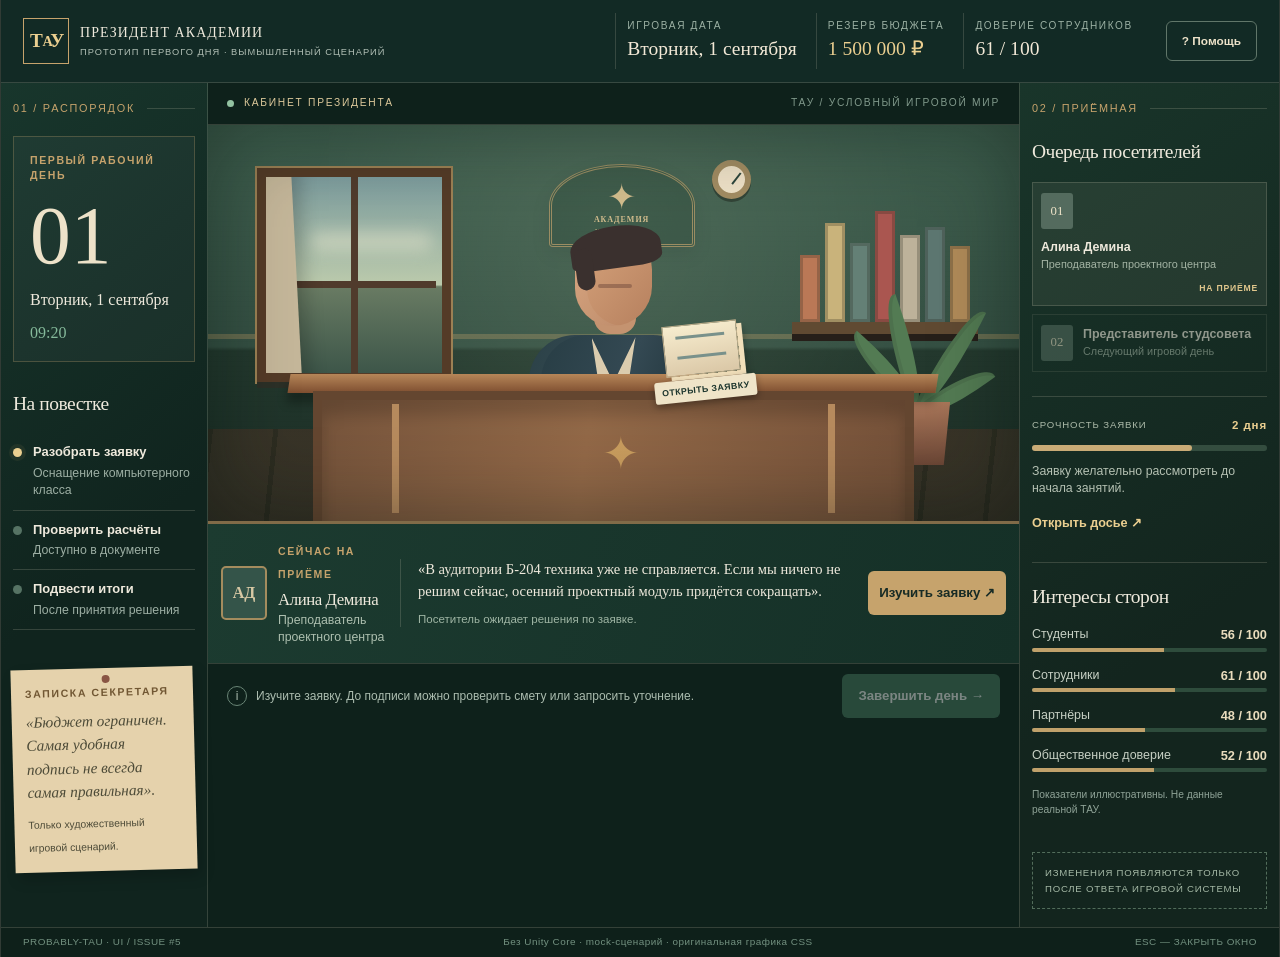
<file: prototypes/ui-day-one/index.html>
<!doctype html>
<html lang="ru">
<head>
  <meta charset="utf-8">
  <meta name="viewport" content="width=device-width, initial-scale=1">
  <meta name="color-scheme" content="dark light">
  <title>ТАУ: Президент Академии — UI prototype</title>
  <link rel="stylesheet" href="./styles.css">
  <script defer src="./fixtures.js"></script>
  <script defer src="./app.js"></script>
</head>
<body>
  <div class="app-shell">
    <header class="topbar">
      <div class="brand" aria-label="ТАУ: Президент Академии">
        <div class="brand-mark" aria-hidden="true">Т<span>А</span>У</div>
        <div><strong>ПРЕЗИДЕНТ АКАДЕМИИ</strong><small>ПРОТОТИП ПЕРВОГО ДНЯ · ВЫМЫШЛЕННЫЙ СЦЕНАРИЙ</small></div>
      </div>
      <div class="top-metrics" aria-label="Показатели академии">
        <div class="metric"><span>ИГРОВАЯ ДАТА</span><strong id="hud-date">—</strong></div>
        <div class="metric metric-budget"><span>РЕЗЕРВ БЮДЖЕТА</span><strong id="hud-budget">—</strong></div>
        <div class="metric"><span>ДОВЕРИЕ СОТРУДНИКОВ</span><strong id="hud-reputation">—</strong></div>
      </div>
      <button class="button button-outline button-small" id="help-button" type="button" aria-label="Показать управление">? Помощь</button>
    </header>

    <div class="workspace">
      <aside class="sidebar sidebar-left" aria-label="Календарь и текущие задачи">
        <div class="sidebar-heading"><span>01 / РАСПОРЯДОК</span><span class="tiny-line"></span></div>
        <section class="day-card">
          <p class="eyebrow">ПЕРВЫЙ РАБОЧИЙ ДЕНЬ</p>
          <div class="day-number" id="day-number">01</div>
          <strong id="weekday">Вторник, 1 сентября</strong>
          <span class="day-time" id="clock">09:20</span>
        </section>
        <section class="paperwork">
          <h2>На повестке</h2>
          <div class="task active"><span class="task-dot"></span><div><strong>Разобрать заявку</strong><small id="task-description">Компьютерный класс</small></div></div>
          <div class="task"><span class="task-dot muted"></span><div><strong>Проверить расчёты</strong><small>Доступно в документе</small></div></div>
          <div class="task"><span class="task-dot muted"></span><div><strong>Подвести итоги</strong><small>После принятия решения</small></div></div>
        </section>
        <section class="sidebar-note">
          <div class="note-pin"></div>
          <p class="eyebrow">ЗАПИСКА СЕКРЕТАРЯ</p>
          <p>«Бюджет ограничен. Самая удобная подпись не всегда самая правильная».</p>
          <small>Только художественный игровой сценарий.</small>
        </section>
      </aside>

      <main class="main-area">
        <div class="stage-label"><span class="stage-status-dot"></span> КАБИНЕТ ПРЕЗИДЕНТА <span class="stage-meta">ТАУ / УСЛОВНЫЙ ИГРОВОЙ МИР</span></div>
        <section class="office-scene" aria-label="Стилизованный двухмерный кабинет">
          <div class="wall-texture"></div>
          <div class="window-frame" aria-hidden="true"><div class="window-sky"><div class="cloud"></div></div><div class="window-bars"></div><div class="curtain"></div></div>
          <div class="wall-emblem" aria-hidden="true"><span>✦</span><strong>АКАДЕМИЯ</strong><small>УПРАВЛЕНИЯ</small></div>
          <div class="shelf" aria-hidden="true"><span></span><span></span><span></span><span></span><span></span><span></span><span></span></div>
          <div class="clock-face" aria-hidden="true"></div>
          <div class="guest" id="guest-illustration" aria-hidden="true">
            <div class="guest-shadow"></div><div class="guest-body"></div><div class="guest-shirt"></div><div class="guest-neck"></div><div class="guest-head"></div><div class="guest-hair"></div>
          </div>
          <div class="plant" aria-hidden="true"><span class="plant-leaf a"></span><span class="plant-leaf b"></span><span class="plant-leaf c"></span><span class="plant-leaf d"></span><span class="plant-pot"></span></div>
          <div class="desk" aria-hidden="true"><div class="desktop"></div><div class="desk-front"><span class="desk-logo">✦</span></div></div>
          <button class="document-hotspot" id="scene-document" type="button" title="Открыть заявку"><span class="paper-stack"></span><span>ОТКРЫТЬ ЗАЯВКУ</span></button>
          <div class="scene-vignette"></div>
        </section>
        <section class="dialogue-panel" aria-label="Диалог с посетителем">
          <div class="dialogue-identity"><div class="avatar">АД</div><div><span class="eyebrow">СЕЙЧАС НА ПРИЁМЕ</span><h1 id="visitor-name">—</h1><small id="visitor-role">—</small></div></div>
          <div class="dialogue-copy"><p id="visitor-quote">—</p><span id="dialogue-context">Выслушайте просьбу и изучите заявку.</span></div>
          <button class="button button-gold" id="open-document" type="button">Изучить заявку <span aria-hidden="true">↗</span></button>
        </section>
        <div class="bottom-strip"><div class="tip"><span aria-hidden="true">i</span><span id="status-explanation">Решение ещё не принято.</span></div><button class="button button-primary" id="end-day" type="button" disabled>Завершить день →</button></div>
      </main>

      <aside class="sidebar sidebar-right" aria-label="Приёмная и показатели">
        <div class="sidebar-heading"><span>02 / ПРИЁМНАЯ</span><span class="tiny-line"></span></div>
        <section class="queue-panel">
          <h2>Очередь посетителей</h2>
          <div class="queue-person"><div class="queue-avatar">01</div><div><strong id="queue-name">—</strong><small id="queue-role">—</small></div><span class="queue-status" id="queue-status">В КАБИНЕТЕ</span></div>
          <div class="queue-person waiting"><div class="queue-avatar">02</div><div><strong>Представитель студсовета</strong><small>Следующий игровой день</small></div></div>
        </section>
        <section class="status-panel">
          <div class="status-heading"><span>СРОЧНОСТЬ ЗАЯВКИ</span><strong id="deadline-label">—</strong></div>
          <div class="progress-track"><div class="progress-fill"></div></div>
          <p id="deadline-note">—</p>
          <button class="link-button" id="quick-document" type="button">Открыть досье ↗</button>
        </section>
        <section class="status-panel">
          <h2>Интересы сторон</h2>
          <div id="faction-list" class="factions"></div>
          <small class="panel-footnote">Показатели иллюстративны. Не данные реальной ТАУ.</small>
        </section>
        <section class="right-bottom-note">ИЗМЕНЕНИЯ ПОЯВЛЯЮТСЯ ТОЛЬКО ПОСЛЕ ОТВЕТА ИГРОВОЙ СИСТЕМЫ</section>
      </aside>
    </div>
    <footer class="footer"><span>PROBABLY-TAU · UI / ISSUE #5</span><span>Без Unity Core · mock-сценарий · оригинальная графика CSS</span><span>ESC — ЗАКРЫТЬ ОКНО</span></footer>
  </div>

  <dialog class="document-dialog" id="document-dialog" aria-labelledby="document-title">
    <div class="dialog-shell">
      <header class="dialog-head"><div><span class="eyebrow">ВХОДЯЩИЙ ДОКУМЕНТ / ДЕЛО № TAU-001</span><h2 id="document-title">—</h2></div><button class="close-button" id="document-close" type="button" aria-label="Закрыть документ">×</button></header>
      <div class="document-content">
        <nav class="document-tabs" aria-label="Разделы документа">
          <button type="button" class="tab active" data-tab="overview" aria-selected="true">Содержание</button>
          <button type="button" class="tab" data-tab="evidence" aria-selected="false">Проверка</button>
          <button type="button" class="tab" data-tab="history" aria-selected="false">История</button>
        </nav>
        <div class="document-paper" id="document-paper">
          <div class="paper-heading"><span>ВНУТРЕННЯЯ ЗАЯВКА</span><span class="ink-stamp" id="paper-stamp">НА РАССМОТРЕНИИ</span></div>
          <section class="tab-section" data-section="overview">
            <h3 id="paper-title">—</h3><div class="paper-line"></div>
            <div class="paper-fields"><div><small>ЗАЯВИТЕЛЬ</small><strong id="paper-author">—</strong></div><div><small>ЗАПРАШИВАЕМАЯ СУММА</small><strong id="paper-amount">—</strong></div><div><small>СРОК</small><strong id="paper-deadline">—</strong></div><div><small>ТИП ОБРАЩЕНИЯ</small><strong>Инфраструктура</strong></div></div>
            <p id="paper-description">—</p><div class="document-warning" id="document-warning">—</div>
          </section>
          <section class="tab-section" data-section="evidence" hidden>
            <h3>Сверка и уточнения</h3><p>Перед подписанием можно запросить дополнительные сведения. В настоящей игре проверка выполняется Core; здесь ответ заранее подготовлен.</p>
            <ul class="facts-list" id="facts-list"></ul>
            <button class="button button-ink" id="inspect-button" type="button">Проверить смету</button>
            <button class="button button-paper" id="clarify-button" type="button">Запросить уточнение</button>
            <small id="evidence-help">Проверка не была выполнена.</small>
          </section>
          <section class="tab-section" data-section="history" hidden>
            <h3>Журнал обращения</h3><ul class="history-list" id="history-list"></ul>
          </section>
          <div class="signature"><span>ПОДПИСЬ ПРЕЗИДЕНТА</span><span class="signature-line"></span><span>ПРОЕКТ РЕШЕНИЯ</span></div>
        </div>
        <aside class="decision-rail">
          <p class="eyebrow">ВАШЕ РЕШЕНИЕ</p><h3>От имени академии</h3><p id="decision-help">Изучите факты и выберите действие.</p>
          <button class="button button-approve" type="button" id="approve-button">Согласовать заявку</button>
          <button class="button button-reject" type="button" id="reject-button">Отклонить</button>
          <button class="button button-defer" type="button" id="defer-button">Отложить до завтра</button>
          <div class="decision-disclaimer"><strong>Важно</strong><p>Все расходы и изменения репутации — только ответы mock-gateway. UI ничего не рассчитывает.</p></div>
        </aside>
      </div>
    </div>
  </dialog>

  <dialog class="report-dialog" id="report-dialog" aria-labelledby="report-title">
    <div class="report-sheet">
      <div class="report-topline"><span>КОНЕЦ РАБОЧЕГО ДНЯ</span><span>ВНУТРЕННИЙ ОТЧЁТ · MOCK</span></div>
      <div class="report-ornament" aria-hidden="true">✦</div>
      <h2 id="report-title">Итоги дня</h2><p class="report-subtitle" id="report-summary">—</p>
      <div class="report-metrics"><div><small>БЮДЖЕТ В НАЧАЛЕ</small><strong>1 500 000 ₽</strong></div><div><small>БЮДЖЕТ В КОНЦЕ</small><strong id="report-balance">—</strong></div></div>
      <h3>Откуда изменения</h3><div class="ledger-rows" id="report-ledger"></div>
      <h3>Решение и последствия</h3><p id="report-consequence">—</p>
      <div class="report-footer"><span>Это игровая демонстрация. Не отчёт реальной ТАУ.</span><button type="button" class="button button-primary" id="next-day-button">Посмотреть день 2 →</button></div>
    </div>
  </dialog>
  <div class="toast" id="toast" role="status" aria-live="polite" hidden></div>
</body>
</html>
</file>
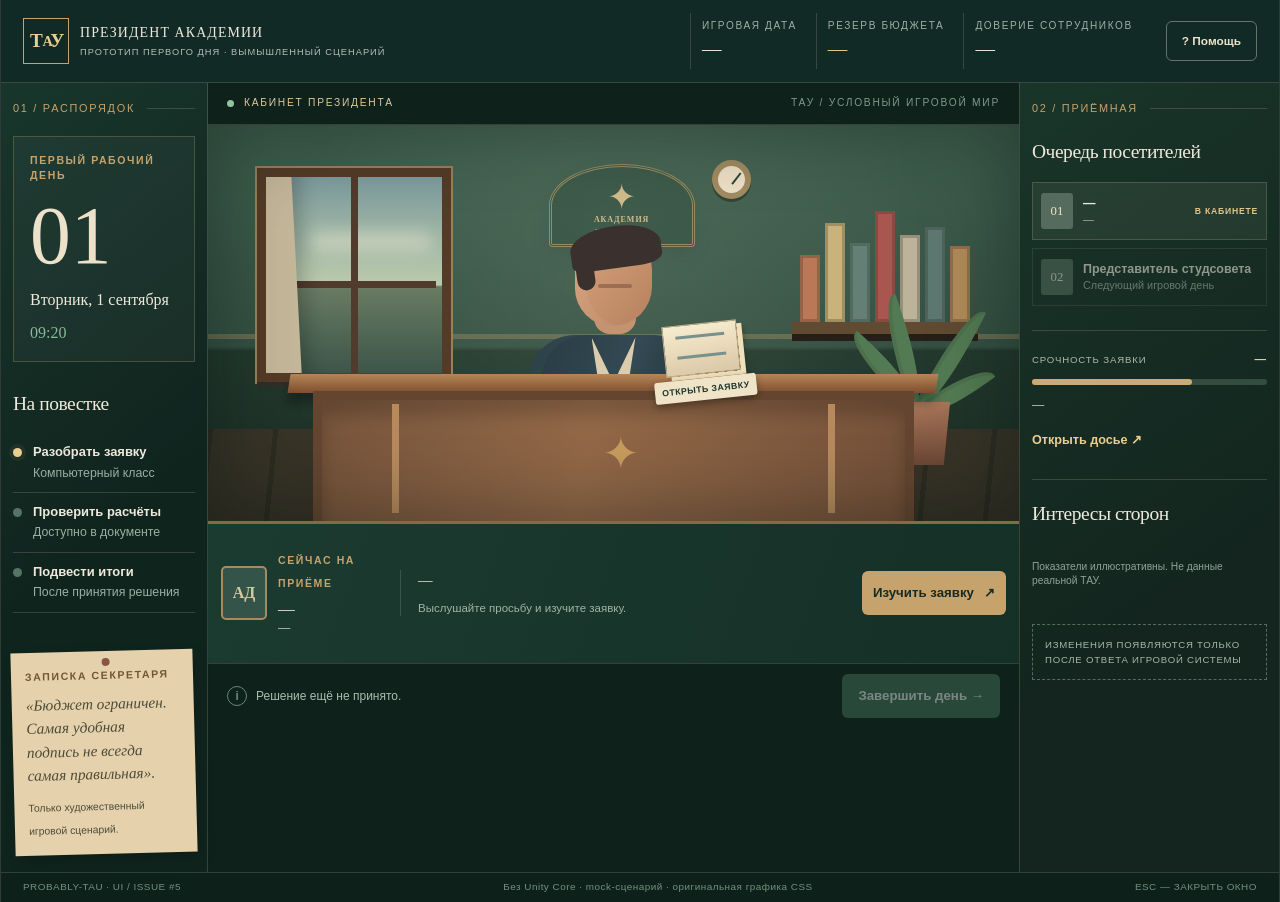
<file: prototypes/ui-day-one/day01-android-offline.html>
<!doctype html>
<html lang="ru">
<head>
  <meta charset="utf-8">
  <meta name="viewport" content="width=device-width, initial-scale=1, viewport-fit=cover">
  <meta name="color-scheme" content="dark light">
  <title>ТАУ: Президент Академии — UI prototype</title>
  <style>
/* Probably-TAU · standalone UI prototype. No borrowed artwork, no dependencies. */
:root {
  --forest-950:#0b1917; --forest-900:#10251f; --forest-800:#193a31; --forest-700:#245243;
  --forest-600:#37705a; --paper:#ede2c9; --paper-light:#f7efdf; --paper-ink:#263e36;
  --gold:#c6a36c; --gold-bright:#ebcf90; --red:#b76d60; --teal:#85ba9b;
  --line:rgba(237,226,201,.17); --text:#eee9dc; --muted:#b2c0b6;
  --radius:12px; --shadow:0 22px 55px rgba(0,0,0,.33);
}
* { box-sizing:border-box; }
html { font-size:16px; }
body { margin:0; color:var(--text); background:#07120f; font-family:"Segoe UI",Inter,Arial,sans-serif; line-height:1.42; }
button { font:inherit; cursor:pointer; }
button:disabled { cursor:not-allowed; opacity:.45; }
button:focus-visible, [tabindex]:focus-visible { outline:3px solid var(--gold-bright); outline-offset:3px; }
[hidden] { display:none!important; }
p { margin:0; }
small { font-size:.77rem; }
h1,h2,h3 { margin:0; letter-spacing:-.025em; }
h2 { font-size:1rem; } h3 { font-size:1.1rem; }
.app-shell { max-width:1920px; min-height:100dvh; margin:auto; border-left:1px solid var(--line); border-right:1px solid var(--line); background:var(--forest-950); }
.topbar { height:83px; display:flex; align-items:center; gap:22px; padding:12px 22px; background:#122a25; border-bottom:1px solid var(--line); }
.brand { display:flex; align-items:center; gap:11px; min-width:280px; }
.brand-mark { display:flex; align-items:center; justify-content:center; width:46px; height:46px; border:1.5px solid var(--gold); color:var(--gold-bright); font-family:Georgia,serif; letter-spacing:-.13em; font-size:1.2rem; font-weight:bold; }
.brand-mark span { font-size:.9rem; margin-left:2px; }
.brand strong { display:block; font-family:Georgia,serif; font-size:1.04rem; font-weight:500; letter-spacing:.08em; }
.brand small { display:block; font-size:.58rem; color:var(--muted); letter-spacing:.11em; margin-top:4px; }
.top-metrics { display:flex; gap:8px; justify-content:flex-end; margin-left:auto; min-width:0; }
.metric { padding:7px 20px; border-left:1px solid var(--line); white-space:nowrap; }
.metric span { display:block; font-size:.63rem; letter-spacing:.16em; color:#9cb1a4; margin-bottom:2px; }
.metric strong { font-family:Georgia,serif; color:#f2e8d6; font-size:1.22rem; font-weight:normal; }
.metric-budget strong { color:var(--gold-bright); }
.button { border:1px solid transparent; border-radius:6px; display:inline-flex; justify-content:center; align-items:center; gap:10px; font-weight:700; font-size:.83rem; min-height:44px; padding:11px 15px; text-decoration:none; transition:filter .16s,transform .16s,background .16s; }
.button:not(:disabled):hover { filter:brightness(1.1); transform:translateY(-1px); }
.button-outline { border-color:#607669; color:var(--paper); background:transparent; }
.button-small { min-height:35px; white-space:nowrap; font-size:.74rem; }
.button-gold { background:var(--gold); color:#172b25; }
.button-primary { background:#487b61; color:white; }
.button-ink { color:white; background:var(--forest-700); }
.button-paper { color:var(--paper-ink); background:#e1d2b7; }
.button-approve { width:100%; background:#315e49; color:white; }
.button-reject { width:100%; background:#6d3a35; color:white; }
.button-defer { width:100%; border-color:#8f886f; background:transparent; color:var(--paper); }
.workspace { display:grid; grid-template-columns:235px minmax(0,1fr) 294px; min-height:calc(100dvh - 113px); }
.sidebar { background:#12251e; padding:25px 18px; min-width:0; }
.sidebar-left { border-right:1px solid var(--line); background:linear-gradient(140deg,#18362c,#10241e 56%); }
.sidebar-right { border-left:1px solid var(--line); background:linear-gradient(145deg,#19352a,#13251e 65%); }
.sidebar-heading { display:flex; align-items:center; gap:12px; color:var(--gold); font-size:.68rem; letter-spacing:.16em; white-space:nowrap; }
.tiny-line { height:1px; flex:1; background:var(--line); }
.day-card { margin:20px 0 28px; padding:16px; border:1px solid rgba(198,163,108,.28); background:rgba(255,255,255,.035); }
.eyebrow { color:var(--gold); font-weight:700; font-size:.66rem; letter-spacing:.15em; }
.day-number { font-family:Georgia,serif; font-size:5.1rem; line-height:1.05; margin:10px 0; color:var(--paper); }
.day-card strong { font-family:Georgia,serif; font-size:1rem; font-weight:normal; display:block; }
.day-time { display:block; margin-top:10px; color:var(--teal); font-family:Georgia,serif; }
.paperwork { margin-top:10px; } .paperwork h2,.queue-panel h2,.status-panel h2 { font-family:Georgia,serif; font-weight:normal; font-size:1.22rem; margin-bottom:16px; }
.task { display:flex; gap:11px; align-items:flex-start; padding:10px 0; border-bottom:1px solid var(--line); }
.task strong { display:block; font-size:.81rem; } .task small { color:#9caea3; display:block; margin-top:3px; }
.task-dot { border-radius:50%; width:9px; height:9px; margin-top:5px; background:var(--gold-bright); box-shadow:0 0 0 4px rgba(198,163,108,.08); flex:none; }
.task-dot.muted { background:#567364; box-shadow:none; }
.sidebar-note { position:relative; margin-top:38px; padding:17px 14px 14px; background:#e5d2ac; color:#4d4b38; transform:rotate(-1.5deg); box-shadow:4px 7px 14px rgba(0,0,0,.18); }
.sidebar-note .eyebrow { color:#715733; } .sidebar-note p:not(.eyebrow) { font-family:Georgia,serif; font-style:italic; font-size:.96rem; line-height:1.52; margin:9px 0; }
.sidebar-note small { font-size:.65rem; } .note-pin { position:absolute; background:#895544; width:8px; height:8px; border-radius:50%; top:7px; left:50%; }
.main-area { display:flex; min-width:0; flex-direction:column; background:#0e211b; }
.stage-label { display:flex; align-items:center; gap:10px; padding:13px 19px; color:#ddc99b; font-size:.64rem; letter-spacing:.17em; border-bottom:1px solid var(--line); }
.stage-status-dot { background:#93c3a2; width:7px; height:7px; border-radius:50%; }
.stage-meta { margin-left:auto; color:#80998b; white-space:nowrap; }
.office-scene { position:relative; isolation:isolate; overflow:hidden; height:clamp(310px,44vh,540px); background:linear-gradient(180deg,#40604f 0%,#355043 56%,#24392e 57%,#1a2d25 100%); }
.wall-texture { position:absolute; inset:0; opacity:.26; background:repeating-linear-gradient(0deg,transparent 0px,transparent 4px,rgba(12,28,21,.06) 5px),radial-gradient(circle at 50% 30%,#7f977d,transparent 65%); }
.office-scene:before { content:""; position:absolute; top:53%; height:5px; width:100%; background:#bc9c64; opacity:.35; }
.office-scene:after { content:""; position:absolute; bottom:0; height:23%; width:100%; background:repeating-linear-gradient(96deg,#36291c 0 5px,#473426 5px 65px); opacity:.62; }
.window-frame { position:absolute; left:6%; top:11%; width:24%; height:54%; border:9px solid #543b27; background:#9fb0a8; box-shadow:0 6px 0 #2c3027,0 0 0 2px #9c8054; overflow:hidden; }
.window-sky { height:100%; background:linear-gradient(#7c9c9d 0%,#bbcaac 55%,#697b63 56%,#3d5649 100%); }
.cloud { position:absolute; top:28%; left:25%; width:70%; height:10%; background:rgba(237,232,209,.45); border-radius:40px; filter:blur(8px); }
.window-bars { position:absolute; inset:0; border-left:6px solid transparent; border-right:6px solid transparent; }
.window-bars:before,.window-bars:after { content:""; position:absolute; background:#503b2c; }
.window-bars:before { left:48%; height:100%; width:7px; } .window-bars:after { top:53%; height:7px; width:100%; }
.curtain { position:absolute; width:33%; height:120%; top:-5%; left:-15%; transform:rotate(-3deg); background:#c5b79a; box-shadow:8px 0 18px rgba(0,0,0,.2); }
.wall-emblem { position:absolute; top:10%; left:42%; width:18%; min-width:120px; border-radius:50% 50% 4px 4px; border:3px double rgba(204,170,113,.65); text-align:center; padding:12px 2px 9px; color:#d1bc8c; background:rgba(13,39,29,.18); box-shadow:0 7px 20px rgba(0,0,0,.08); }
.wall-emblem span { display:block; font-size:2.2rem; line-height:1; }.wall-emblem strong,.wall-emblem small { display:block; font-family:Georgia,serif; letter-spacing:.12em; font-size:.5rem; }.wall-emblem small {font-size:.43rem;}
.shelf { position:absolute; top:19%; right:5%; width:23%; height:34%; border-bottom:12px solid #604a32; box-shadow:0 7px 0 #261f19; display:flex; gap:5px; padding:0 8px; align-items:flex-end; }
.shelf span { display:block; height:55%; width:12%; background:#ba7856; border:3px solid rgba(37,37,25,.25); }
.shelf span:nth-child(2) { height:81%; background:#c9b37b; }.shelf span:nth-child(3) { height:65%; background:#648076; }.shelf span:nth-child(4) { height:91%; background:#aa5650; }.shelf span:nth-child(5) { height:71%; background:#bdb29a; }.shelf span:nth-child(6) { height:78%; background:#5d7771; }.shelf span:nth-child(7) { height:62%; background:#b18b59; }
.clock-face { position:absolute; top:9%; right:33%; height:39px; width:39px; border-radius:50%; border:6px solid #a28c62; background:#eee1c7; box-shadow:0 3px 0 #324437; }
.clock-face:after { content:""; position:absolute; left:45%; top:15%; height:45%; border:1px solid #2c453b; transform:rotate(38deg); transform-origin:bottom; }
.guest { position:absolute; z-index:2; left:50%; bottom:16%; transform:translateX(-50%); width:174px; height:244px; transition:opacity .3s; }
.guest-shadow { position:absolute; width:140px; height:27px; border-radius:50%; left:17px; bottom:0; background:rgba(0,0,0,.24); filter:blur(10px); }
.guest-body { position:absolute; bottom:0; left:2px; width:170px; height:122px; border-radius:46px 46px 10px 10px; background:linear-gradient(110deg,#263c43,#344953 53%,#1b2e34); box-shadow:inset 12px 0 rgba(255,255,255,.025); }
.guest-shirt { position:absolute; bottom:63px; left:65px; width:44px; height:57px; background:#dbccae; clip-path:polygon(0 0,50% 80%,100% 0,80% 100%,20% 100%); }
.guest-neck { position:absolute; left:67px; top:88px; width:42px; height:33px; background:#c49370; border-radius:0 0 16px 16px; }
.guest-head { position:absolute; left:48px; top:20px; width:77px; height:93px; border-radius:36px 37px 40px 38px; background:linear-gradient(130deg,#d8a57d,#b6805e); box-shadow:inset 12px 0 rgba(255,255,255,.05); }
.guest-head:before { content:""; position:absolute; top:51px; left:23px; width:34px; height:4px; border-radius:5px; background:#805845; opacity:.6; }
.guest-hair { position:absolute; top:13px; left:43px; width:91px; height:42px; border-radius:50% 50% 23% 16%; background:#3a302e; transform:rotate(-8deg); }
.guest-hair:before { content:""; position:absolute; top:18px; left:3px; width:18px; height:42px; background:#3a302e; border-radius:10px; }
.plant { position:absolute; right:8%; bottom:14%; width:90px; height:170px; z-index:3; }.plant-pot { position:absolute; bottom:0; left:28px; width:58px; height:63px; background:linear-gradient(#a97659,#6c4736); clip-path:polygon(0 0,100% 0,89% 100%,13% 100%); }
.plant-leaf { position:absolute; width:22px; height:94px; bottom:55px; left:48px; background:#537b53; border-radius:90% 0 90% 0; transform-origin:bottom left; box-shadow:inset 4px 0 rgba(0,0,0,.08); }
.plant-leaf.a { transform:rotate(-48deg); }.plant-leaf.b {transform:rotate(-19deg);height:115px;}.plant-leaf.c {transform:rotate(27deg);height:120px;}.plant-leaf.d {transform:rotate(54deg);height:87px;}
.desk { position:absolute; bottom:0; left:13%; width:74%; height:37%; z-index:4; }
.desktop { position:absolute; top:0; height:19px; width:108%; left:-4%; background:linear-gradient(#b68658,#7e4e30); transform:skewX(-9deg); box-shadow:0 10px 9px rgba(0,0,0,.27); }
.desk-front { position:absolute; top:17px; width:100%; height:100%; background:linear-gradient(98deg,#76543b 0%,#926847 45%,#735038 100%); border:9px solid #644630; box-shadow:inset 0 15px 15px rgba(0,0,0,.16); }
.desk-front:before,.desk-front:after { content:""; position:absolute; top:4px; width:7px; height:85%; background:#b68a5d; }.desk-front:before {left:12%;}.desk-front:after {right:12%;}
.desk-logo { position:absolute; left:48%; top:17%; color:rgba(229,183,106,.66); font-size:2.8rem; }
.document-hotspot { position:absolute; z-index:6; left:54%; bottom:30%; transform:rotate(-6deg); border:none; background:transparent; color:#1c352d; text-align:center; display:flex; flex-direction:column; gap:4px; align-items:center; }
.document-hotspot span:last-child { background:#efe4c8; padding:5px 7px; border-radius:3px; font-size:.55rem; font-weight:900; letter-spacing:.05em; box-shadow:0 3px 7px #0005; }
.document-hotspot:hover { filter:brightness(1.1); transform:rotate(-4deg) translateY(-3px); }
.paper-stack { display:block; width:75px; height:51px; background:linear-gradient(175deg,#f7edcf,#dac7a6); box-shadow:5px 4px 0 #f1dfba,6px 9px 7px #0004; border:1px solid #c3b18e; }
.paper-stack:after {content:"";display:block;margin:10px 12px; height:17px; border-top:3px solid #79918b;border-bottom:3px solid #79918b;}
.scene-vignette { position:absolute; inset:0; z-index:5; pointer-events:none; box-shadow:inset 0 0 85px rgba(5,17,14,.45); }
.dialogue-panel { display:flex; align-items:center; gap:18px; min-height:142px; padding:17px 23px; background:linear-gradient(110deg,#1c3b30,#153027); border-top:3px solid #816b48; }
.dialogue-identity { display:flex; align-items:center; gap:11px; flex:0 0 197px; }
.avatar { display:grid; place-items:center; flex:none; width:46px; height:54px; border:2px solid #a48c5e; border-radius:5px; font-family:Georgia,serif; font-weight:bold; color:#d7c8a4; background:#345449; }
.dialogue-identity h1 { font-family:Georgia,serif; font-size:1.05rem; font-weight:normal; margin-top:3px; }
.dialogue-identity small { color:#adbfaf; display:block; }
.dialogue-copy { flex:1; min-width:0; border-left:1px solid var(--line); padding-left:17px; }
.dialogue-copy p { font-family:Georgia,serif; font-size:1.04rem; line-height:1.5; }
.dialogue-copy span { margin-top:8px; display:block; color:#9fb5a4; font-size:.72rem; }
.bottom-strip { display:flex; justify-content:space-between; gap:15px; align-items:center; min-height:66px; padding:10px 19px; border-top:1px solid var(--line); }
.tip { display:flex; gap:9px; font-size:.75rem; color:#abbcaf; align-items:center; }
.tip>span:first-child { display:grid; place-items:center; flex:none; width:20px; height:20px; border:1px solid #698576; border-radius:50%; }
.queue-panel { margin-top:22px; }
.queue-person { display:flex; align-items:center; gap:10px; background:rgba(237,226,201,.07); padding:10px 8px; border:1px solid rgba(237,226,201,.17); margin-bottom:8px; flex-wrap:wrap; }
.queue-avatar { flex:none; display:grid; place-items:center; width:32px; height:36px; background:#546b5e; color:#efe4c9; font-family:Georgia,serif; font-size:.8rem; border-radius:3px; }
.queue-person strong { display:block; font-size:.78rem; }.queue-person small { display:block; color:#a4b4a4; font-size:.68rem; }
.queue-status { color:#e0c68c; font-size:.54rem; letter-spacing:.09em; font-weight:800; margin-left:auto; white-space:nowrap; }
.queue-person.waiting { opacity:.56; background:transparent; }
.status-panel { margin-top:24px; border-top:1px solid var(--line); padding-top:20px; }
.status-heading { display:flex; justify-content:space-between; gap:12px; align-items:center; font-size:.6rem; letter-spacing:.09em; color:#adbbaa; }
.status-heading strong { color:var(--gold-bright); font-size:.72rem; }
.progress-track { width:100%; height:6px; background:#344d3f; margin:12px 0; border-radius:4px; }
.progress-fill { width:68%; height:100%; background:#c9ab76; border-radius:4px; }
.status-panel p { color:#b4c0b2; font-size:.77rem; margin-bottom:12px; }
.link-button { color:var(--gold-bright); background:transparent; border:none; padding:5px 0; font-size:.79rem; font-weight:700; }
.link-button:hover { text-decoration:underline; }
.factions { display:grid; gap:15px; }
.faction-item { display:grid; grid-template-columns:1fr auto; gap:3px; font-size:.78rem; }
.faction-item span { color:#c7d0c4; } .faction-item strong { color:#e9dcbd; font-size:.8rem; }
.faction-bar { grid-column:1/-1; height:4px; background:#2e4c3c; border-radius:3px; overflow:hidden; }
.faction-bar b { display:block; height:100%; background:#c0a16b; }
.panel-footnote { display:block; margin-top:16px; color:#8fa397; font-size:.64rem; }
.right-bottom-note { margin-top:35px; border:1px dashed #526d5b; padding:12px; color:#a6baa7; font-size:.6rem; line-height:1.6; letter-spacing:.08em; }
.footer { display:flex; justify-content:space-between; align-items:center; padding:7px 22px; min-height:30px; color:#739180; font-size:.62rem; letter-spacing:.05em; border-top:1px solid var(--line); background:#0e201a; }
dialog { padding:0; border:0; color:#e9e1cf; max-width:none; box-shadow:var(--shadow); }
dialog::backdrop { background:rgba(3,13,11,.83); backdrop-filter:blur(4px); }
.document-dialog { width:min(1080px,94vw); max-height:94dvh; background:#163328; border:1px solid #94774d; border-radius:9px; overflow:auto; }
.dialog-head { display:flex; justify-content:space-between; align-items:center; padding:23px 28px; background:#1b3d31; border-bottom:1px solid #52644c; }
.dialog-head h2 { font-family:Georgia,serif; font-size:1.55rem; margin-top:5px; font-weight:normal; }
.close-button { display:grid; place-items:center; width:44px; height:44px; border:1px solid #6b8576; color:#e5e0cf; font-size:1.7rem; background:transparent; border-radius:5px; }
.document-content { display:grid; grid-template-columns:minmax(0,1fr) 238px; grid-template-rows:auto 1fr; gap:0; }
.document-tabs { grid-column:1/-1; display:flex; gap:6px; border-bottom:1px solid var(--line); padding:10px 28px 0; }
.tab { padding:9px 16px; color:#b8cbbb; background:transparent; border:0; border-bottom:3px solid transparent; font-size:.81rem; }
.tab.active { border-bottom-color:var(--gold); color:var(--gold-bright); }
.document-paper { background:var(--paper); color:var(--paper-ink); margin:22px 17px 22px 28px; padding:27px 32px; min-height:410px; box-shadow:8px 9px 0 #c1ad86; }
.paper-heading { display:flex; justify-content:space-between; align-items:center; font-size:.63rem; letter-spacing:.13em; color:#5e7166; gap:10px; }
.ink-stamp { border:2px solid #877154; padding:5px; color:#886e4f; font-size:.58rem; transform:rotate(-3deg); font-weight:bold; }
.document-paper h3 { font-family:Georgia,serif; font-size:1.55rem; font-weight:normal; margin:25px 0 13px; }
.paper-line { height:1px; background:#a6a38c; }
.paper-fields { display:grid; grid-template-columns:1fr 1fr; gap:17px; margin:24px 0; }
.paper-fields small { display:block; color:#6c7970; letter-spacing:.12em; font-size:.62rem; }.paper-fields strong { font-family:Georgia,serif; display:block; font-size:1.02rem; margin-top:4px; }
.document-paper p { line-height:1.64; }
.document-warning { margin-top:20px; border-left:4px solid #b58b4b; background:#e4d3ad; padding:12px 14px; font-size:.82rem; }
.facts-list,.history-list { padding-left:18px; margin:20px 0; display:grid; gap:12px; line-height:1.6; font-size:.88rem; }
.tab-section .button { margin:4px 7px 9px 0; }
#evidence-help { display:block; margin-top:12px; color:#62736a; }
.signature { display:flex; gap:12px; align-items:center; margin-top:45px; padding-top:20px; border-top:1px solid #b3b2a0; font-size:.56rem; letter-spacing:.08em; color:#78837c; }
.signature-line { height:1px; flex:1; background:#72867b; }
.decision-rail { padding:28px 20px; border-left:1px solid var(--line); display:flex; flex-direction:column; gap:12px; }
.decision-rail h3 { font-family:Georgia,serif; font-weight:normal; font-size:1.2rem; }
.decision-rail>p:not(.eyebrow) { color:#aebead; font-size:.82rem; margin-bottom:4px; }
.decision-disclaimer { margin-top:auto; border-top:1px solid var(--line); padding-top:16px; font-size:.71rem; color:#a5baa7; }
.decision-disclaimer strong { color:#cfbd9a; }.decision-disclaimer p { margin-top:5px; }
.report-dialog { width:min(770px,94vw); max-height:94dvh; overflow:auto; border:1px solid #a68a64; background:var(--paper-light); color:var(--paper-ink); border-radius:5px; }
.report-sheet { padding:35px 51px; }
.report-topline { display:flex; justify-content:space-between; font-size:.6rem; letter-spacing:.16em; color:#617669; border-bottom:1px solid #a6b3a8; padding-bottom:11px; }
.report-ornament { font-size:2rem; color:#a48e63; text-align:center; margin-top:17px; }
.report-sheet h2 { text-align:center; font-family:Georgia,serif; font-size:2.3rem; font-weight:normal; }
.report-subtitle { text-align:center; color:#687a6e; margin:8px 0 26px; }
.report-metrics { display:grid; grid-template-columns:1fr 1fr; border-top:1px solid #adbaa9; border-bottom:1px solid #adbaa9; padding:18px 0; gap:16px; }
.report-metrics>div { text-align:center; }.report-metrics>div:first-child {border-right:1px solid #adbaa9;}
.report-metrics small {display:block;color:#658074;font-size:.64rem;letter-spacing:.08em;}
.report-metrics strong {display:block;margin-top:8px;font-size:1.45rem;font-family:Georgia,serif;}
.report-sheet h3 { font-family:Georgia,serif; margin:24px 0 12px; font-weight:normal; font-size:1.27rem; }
.ledger-row { display:flex; gap:12px; padding:9px 0; justify-content:space-between; border-bottom:1px dotted #b6bfae; font-size:.88rem; }
.ledger-row strong { white-space:nowrap; }.ledger-row.expense strong {color:#9d4f44;}.ledger-row.neutral strong {color:#446b54;}
#report-consequence { line-height:1.62; color:#52695b; }
.report-footer { display:flex; justify-content:space-between; align-items:center; gap:15px; margin-top:30px; padding-top:22px; border-top:1px solid #c3cbb9; }
.report-footer span { color:#718578; font-size:.7rem; }
.toast { position:fixed; bottom:22px; right:22px; z-index:25; border:1px solid #a8905d; color:#ede7d9; background:#1d4234; box-shadow:var(--shadow); padding:15px 18px; max-width:min(420px,90vw); font-size:.85rem; }
@media(max-width:1360px) {
  .workspace { grid-template-columns:207px minmax(0,1fr) 260px; }
  .sidebar { padding:18px 12px; }
  .brand { min-width:245px; }
  .brand strong {font-size:.87rem;}
  .metric {padding:6px 11px;}
  .dialogue-panel {gap:9px;padding:13px;}
  .dialogue-identity {flex-basis:170px;}
  .dialogue-copy p {font-size:.91rem;}
  .dialogue-panel .button {padding:8px 10px;}
}
@media(max-width:1110px) {
  .workspace {grid-template-columns:185px minmax(0,1fr);}
  .sidebar-right { grid-column:1/-1; display:grid; grid-template-columns:1fr 1fr 1fr; gap:15px; border-left:0; border-top:1px solid var(--line);}
  .sidebar-right>.sidebar-heading,.right-bottom-note {display:none;}
  .sidebar-right .queue-panel,.sidebar-right .status-panel {margin:0;padding:0;border:0;}
  .topbar {gap:8px;}
  .metric span {font-size:.53rem;} .metric strong {font-size:1rem;}
  .stage-meta {display:none;}
}
@media(max-width:760px) {
  .topbar {height:auto;flex-wrap:wrap;padding:13px;}
  .brand {width:100%;}
  .top-metrics {width:100%;margin:0;justify-content:space-between;}
  .metric {padding:4px 8px;}
  .workspace {display:block;min-height:0;}
  .sidebar-left {display:none;}
  .sidebar-right {display:block;}
  .sidebar-right .queue-panel,.sidebar-right .status-panel {margin-top:14px;padding-top:14px;border-top:1px solid var(--line);}
  .office-scene {height:330px;}
  .guest {transform:translateX(-50%) scale(.87);transform-origin:bottom;}
  .dialogue-panel {flex-wrap:wrap;}
  .dialogue-identity {flex-basis:100%;}
  .dialogue-copy {flex-basis:100%;border-left:0;padding:0;}
  .dialogue-panel .button {width:100%;}
  .footer {display:none;}
  .document-content {display:block;}
  .document-paper {margin:12px;padding:17px;box-shadow:none;min-height:auto;}
  .decision-rail {border-left:0;border-top:1px solid var(--line);}
  .dialog-head {padding:16px;}
  .dialog-head h2 {font-size:1.16rem;}
  .document-tabs {padding:10px 11px 0;}
  .tab {padding:8px;}
  .report-sheet {padding:20px 18px;}
  .report-metrics strong {font-size:1.1rem;}
}
@media(prefers-reduced-motion:reduce) {
  *,*::before,*::after {animation:none!important;transition:none!important;scroll-behavior:auto!important;}
}


/* Android touch preview (#20): safe-area and coarse-pointer affordances.
   Desktop mouse layout is unchanged; this is NOT a validated Android build. */
@media (pointer:coarse) {
  button, .button, .tab, .close-button, .link-button {
    min-height:48px;
    min-width:48px;
    touch-action:manipulation;
  }
  .document-hotspot {
    min-width:96px;
    min-height:64px;
    touch-action:manipulation;
  }
  .document-dialog, .report-dialog {
    max-height:calc(100dvh - env(safe-area-inset-top, 0px) - env(safe-area-inset-bottom, 0px));
  }
  .toast {
    bottom:calc(12px + env(safe-area-inset-bottom, 0px));
    right:calc(12px + env(safe-area-inset-right, 0px));
  }
}
@media (pointer:coarse) and (orientation:landscape) and (max-height:500px) {
  .topbar {padding-top:max(8px, env(safe-area-inset-top, 0px));}
  .app-shell {padding-left:env(safe-area-inset-left, 0px);padding-right:env(safe-area-inset-right, 0px);}
  .office-scene {height:clamp(180px, 52dvh, 300px);}
  .dialogue-panel {min-height:0;}
  .document-dialog, .report-dialog {width:calc(100vw - 16px);}
}

</style>
  <script>
/* UI-only canned read models. These are NOT GameState and contain no economy logic. */
(function () {
  "use strict";
  var base = {
    dayNumber: "01",
    date: "Вторник, 1 сентября",
    clock: "09:20",
    budget: "1 500 000 ₽",
    staffTrust: "61 / 100",
    task: "Оснащение компьютерного класса",
    visitorName: "Алина Демина",
    visitorRole: "Преподаватель проектного центра",
    quote: "«В аудитории Б-204 техника уже не справляется. Если мы ничего не решим сейчас, осенний проектный модуль придётся сокращать».",
    context: "Посетитель ожидает решения по заявке.",
    queueStatus: "НА ПРИЁМЕ",
    deadline: "2 дня",
    deadlineNote: "Заявку желательно рассмотреть до начала занятий.",
    docTitle: "Обновление компьютерного класса",
    author: "Алина Демина · проектный центр",
    amount: "240 000 ₽",
    docDeadline: "До 3 сентября",
    description: "Прошу согласовать выделение средств на обновление рабочих станций в учебной аудитории Б-204. Существующее оборудование не соответствует требованиям планируемых занятий.",
    warning: "В пакете документов нет подтверждения актуальности коммерческого предложения.",
    facts: ["Прикреплена предварительная смета поставщика.", "Актуальность цен пока не подтверждена."],
    history: ["09:20 — заявка поступила в кабинет."],
    explanation: "Изучите заявку. До подписи можно проверить смету или запросить уточнение.",
    decisionHelp: "Достоверность сметы пока не проверена. Решение может быть принято с риском.",
    resolved: false,
    dayTwo: false,
    allowInspect: true,
    allowClarify: true,
    factions: [{label:"Студенты",value:56},{label:"Сотрудники",value:61},{label:"Партнёры",value:48},{label:"Общественное доверие",value:52}]
  };
  function snapshot(patch) {
    return Object.assign({}, base, patch);
  }
  var views = {
    start: snapshot({}),
    inspected: snapshot({
      clock:"09:35",
      context:"Смета проверена. Доступно уточнение условий.",
      warning:"Проверка выявила расхождение: цены могли измениться с момента составления сметы.",
      facts:["Проверка выполнена: исходная смета составлена три недели назад.","Один из ценовых пунктов требует актуализации.","Для исправления можно запросить уточнение."],
      history:["09:20 — заявка поступила в кабинет.","09:35 — выполнена сверка сметы."],
      explanation:"Смета требует актуализации. Запросите уточнение или примите решение с известным риском.",
      decisionHelp:"Вы нашли риск устаревших цен. Можно запросить обновлённое предложение.",
      allowInspect:false
    }),
    clarified: snapshot({
      clock:"09:50",
      amount:"210 000 ₽",
      quote:"«Поставщик прислал свежие условия. Можно уложиться в меньшую сумму — теперь решение за вами».",
      context:"Запрошено уточнение, условия заявки обновлены.",
      facts:["Поступило обновлённое коммерческое предложение.","Уточнённая сумма заявки: 210 000 ₽.","Подтверждён срок поставки, оставшиеся риски минимизированы в демонстрационном сценарии."],
      history:["09:20 — заявка поступила в кабинет.","09:50 — получено обновлённое предложение: 210 000 ₽."],
      warning:"Уточнение получено. Сумма в заявке обновлена.",
      explanation:"Получен уточнённый документ. Теперь можно принять или отклонить заявку.",
      decisionHelp:"Обновлённая сумма: 210 000 ₽. Финансовый результат определяет только mock-gateway.",
      allowInspect:false,allowClarify:false
    }),
    approved: snapshot({
      clock:"10:00",budget:"1 260 000 ₽",staffTrust:"63 / 100",
      quote:"«Спасибо. Подготовим аудиторию к занятиям и отчитаемся о выполнении».",
      context:"Заявка согласована. Приём завершён.",
      queueStatus:"РЕШЕНО",deadline:"Закрыта",deadlineNote:"Решение зарегистрировано.",
      warning:"СОГЛАСОВАНО. В демонстрационном ответе списано 240 000 ₽.",
      history:["09:20 — заявка поступила в кабинет.","10:00 — согласовано: 240 000 ₽."],
      explanation:"−240 000 ₽: согласование заявки. Доверие сотрудников +2. Результат получен от mock-gateway.",
      decisionHelp:"Решение зарегистрировано. Завершите рабочий день.",
      resolved:true,factions:[{label:"Студенты",value:56},{label:"Сотрудники",value:63},{label:"Партнёры",value:48},{label:"Общественное доверие",value:52}]
    }),
    approvedClarified: snapshot({
      clock:"10:00",budget:"1 290 000 ₽",staffTrust:"63 / 100",amount:"210 000 ₽",
      quote:"«Спасибо. И за согласование, и за то, что настояли на проверке сметы».",
      context:"Уточнённая заявка согласована. Приём завершён.",
      queueStatus:"РЕШЕНО",deadline:"Закрыта",deadlineNote:"Решение зарегистрировано.",
      warning:"СОГЛАСОВАНО. В демонстрационном ответе списано 210 000 ₽.",
      facts:["Поступило обновлённое коммерческое предложение.","Итоговая сумма согласования: 210 000 ₽."],
      history:["09:20 — заявка поступила в кабинет.","09:50 — получено уточнение.","10:00 — согласовано: 210 000 ₽."],
      explanation:"−210 000 ₽: заявка после уточнения. Доверие сотрудников +2. Mock-ответ.",
      decisionHelp:"Решение зарегистрировано. Завершите рабочий день.",
      resolved:true,factions:[{label:"Студенты",value:56},{label:"Сотрудники",value:63},{label:"Партнёры",value:48},{label:"Общественное доверие",value:52}]
    }),
    rejected: snapshot({
      clock:"10:00",budget:"1 500 000 ₽",staffTrust:"58 / 100",
      quote:"«Поняла. Тогда нам придётся пересмотреть планы на осень».",
      context:"Заявка отклонена. Приём завершён.",
      queueStatus:"ОТКЛОНЕНО",deadline:"Закрыта",deadlineNote:"Решение зарегистрировано.",
      warning:"ОТКЛОНЕНО. Средства не выделены.",
      history:["09:20 — заявка поступила в кабинет.","10:00 — заявка отклонена."],
      explanation:"Бюджет не изменился. Доверие сотрудников −3. Mock-ответ.",
      decisionHelp:"Решение зарегистрировано. Завершите рабочий день.",
      resolved:true,factions:[{label:"Студенты",value:56},{label:"Сотрудники",value:58},{label:"Партнёры",value:48},{label:"Общественное доверие",value:52}]
    }),
    deferred: snapshot({
      clock:"10:00",budget:"1 500 000 ₽",staffTrust:"60 / 100",
      quote:"«Хорошо. Я принесу недостающие бумаги завтра, но времени действительно мало».",
      context:"Заявка перенесена на следующий день. Приём завершён.",
      queueStatus:"ОТЛОЖЕНО",deadline:"1 день",deadlineNote:"На завтра остаётся обязательство вернуться к вопросу.",
      warning:"ОТЛОЖЕНО. В демонстрационном сценарии расходы пока не проведены.",
      history:["09:20 — заявка поступила в кабинет.","10:00 — решение перенесено."],
      explanation:"Заявка перенесена. Доверие сотрудников −1. Mock-ответ.",
      decisionHelp:"Решение зарегистрировано. Завершите рабочий день.",
      resolved:true,factions:[{label:"Студенты",value:56},{label:"Сотрудники",value:60},{label:"Партнёры",value:48},{label:"Общественное доверие",value:52}]
    }),
    dayTwo: snapshot({
      dayNumber:"02",date:"Среда, 2 сентября",clock:"09:00",
      budget:"1 225 000 ₽",staffTrust:"63 / 100",
      visitorName:"Представитель студсовета",visitorRole:"Приём на завтра",
      quote:"«Второй день пока не реализован. Прототип демонстрирует только цикл первого рабочего дня».",
      context:"Это статичный экран-заглушка для проверки перехода дня.",
      queueStatus:"СЦЕНАРИЙ ЗАКОНЧЕН",deadline:"—",deadlineNote:"Продолжение — после интеграции Core.",
      explanation:"Первый игровой день завершён. Для другого решения обновите страницу.",
      decisionHelp:"Дальнейшие команды в прототипе не предусмотрены.",
      resolved:true,dayTwo:true,
      factions:[{label:"Студенты",value:56},{label:"Сотрудники",value:63},{label:"Партнёры",value:48},{label:"Общественное доверие",value:52}]
    })
  };
  var reports = {
    approved:{
      balance:"1 225 000 ₽",
      summary:"Вы поддержали обновление класса без дополнительной проверки.",
      ledger:[["Согласование заявки Б-204","−240 000 ₽","expense"],["Содержание корпуса (mock)","−35 000 ₽","expense"]],
      consequence:"Компьютерный класс получит финансирование. В будущем поставщик может потребовать корректировки цены. Это заготовка сюжетного последствия, а не работающий EventDirector."
    },
    approvedClarified:{
      balance:"1 255 000 ₽",
      summary:"Вы проверили условия и согласовали уточнённую смету.",
      ledger:[["Согласование уточнённой заявки","−210 000 ₽","expense"],["Содержание корпуса (mock)","−35 000 ₽","expense"]],
      consequence:"Обновление класса получило финансирование по уточнённой стоимости. Благодаря проверке меньше неопределённости. Фактические последствия впоследствии определит Core."
    },
    rejected:{
      balance:"1 465 000 ₽",
      summary:"Вы сохранили резерв, отказав в финансировании.",
      ledger:[["Согласование заявки","0 ₽","neutral"],["Содержание корпуса (mock)","−35 000 ₽","expense"]],
      consequence:"Резерв сохранён, но преподаватели разочарованы. В будущей игре это может повлиять на доступность проектных занятий."
    },
    deferred:{
      balance:"1 465 000 ₽",
      summary:"Вы перенесли решение на следующий день.",
      ledger:[["Выделение средств","0 ₽","neutral"],["Содержание корпуса (mock)","−35 000 ₽","expense"]],
      consequence:"Заявка остаётся срочной. Реальные дедлайны и отложенные последствия позднее будет обрабатывать Core, а не этот UI."
    }
  };
  var paths = {
    start:{InspectDocument:"inspected",RequestClarification:"clarified",ApproveProposal:"approved",RejectProposal:"rejected",DeferProposal:"deferred"},
    inspected:{RequestClarification:"clarified",ApproveProposal:"approved",RejectProposal:"rejected",DeferProposal:"deferred"},
    clarified:{ApproveProposal:"approvedClarified",RejectProposal:"rejected",DeferProposal:"deferred"}
  };
  window.TAU_UI_MOCK = {
    createGateway:function(){
      var current = "start";
      var dayAdvanced = false;
      return {
        queryDashboard:function(){ return Promise.resolve(views[current]); },
        execute:function(command){
          if(!command || typeof command.type!=="string") return Promise.resolve({ok:false,error:"Некорректная команда."});
          if(current==="dayTwo") return Promise.resolve({ok:false,error:"День 2 не реализован в демонстрации."});
          if(command.type==="AdvanceDay") {
            if(!reports[current]) return Promise.resolve({ok:false,error:"Сначала завершите рассмотрение заявки."});
            if(dayAdvanced) return Promise.resolve({ok:false,error:"День уже завершён."});
            dayAdvanced = true;
            return Promise.resolve({ok:true,view:views[current],report:reports[current]});
          }
          if(command.type==="ShowDayTwo") {
            if(!dayAdvanced || !reports[current]) return Promise.resolve({ok:false,error:"Сначала завершите день."});
            var report = reports[current];
            var staffTrust = views[current].staffTrust;
            var factions = views[current].factions;
            current="dayTwo";
            return Promise.resolve({ok:true,view:Object.assign({},views.dayTwo,{budget:report.balance,staffTrust:staffTrust,factions:factions})});
          }
          if(dayAdvanced) return Promise.resolve({ok:false,error:"День завершён. Перейдите к следующему дню."});
          if(command.documentId!=="TAU-001") return Promise.resolve({ok:false,error:"Заявка не найдена."});
          var next = paths[current] && paths[current][command.type];
          if(!next) return Promise.resolve({ok:false,error:"Действие недоступно на текущем этапе."});
          current=next;
          return Promise.resolve({ok:true,view:views[current],notice:"Ответ mock-gateway получен."});
        }
      };
    }
  };
})();

</script>
  <script>
/* Presentation controller for the standalone UI concept. No GameState, no economy math. */
(function () {
  "use strict";
  if (!window.TAU_UI_MOCK) {
    document.body.textContent = "Не удалось загрузить демонстрационные данные.";
    return;
  }
  var gateway = window.TAU_UI_MOCK.createGateway();
  var vm = null;
  var activeTab = "overview";
  var working = false;
  var dayAdvanced = false;
  var lastReport = null;
  var toastTimer = null;
  var requestSerial = 0;
  function byId(id) { return document.getElementById(id); }
  function put(id, value) { var node = byId(id); if(node) node.textContent = value; }
  function empty(node) { while(node.firstChild) node.removeChild(node.firstChild); }
  function showToast(message) {
    var toast=byId("toast");
    toast.textContent=message;
    toast.hidden=false;
    if(toastTimer) clearTimeout(toastTimer);
    toastTimer=setTimeout(function(){toast.hidden=true;},4600);
  }
  function selectTab(name) {
    activeTab=name;
    document.querySelectorAll("[data-tab]").forEach(function(button){
      var selected=button.getAttribute("data-tab")===name;
      button.classList.toggle("active",selected);
      button.setAttribute("aria-selected",String(selected));
    });
    document.querySelectorAll("[data-section]").forEach(function(section){
      section.hidden=section.getAttribute("data-section")!==name;
    });
  }
  function renderList(id,items) {
    var list=byId(id); empty(list);
    items.forEach(function(text){
      var li=document.createElement("li");
      li.textContent=text;
      list.appendChild(li);
    });
  }
  function renderFactions(rows) {
    var list=byId("faction-list"); empty(list);
    rows.forEach(function(row){
      var div=document.createElement("div"); div.className="faction-item";
      var caption=document.createElement("span"); caption.textContent=row.label;
      var value=document.createElement("strong"); value.textContent=row.value+" / 100";
      var track=document.createElement("div"); track.className="faction-bar";
      var fill=document.createElement("b"); fill.style.width=Math.max(0,Math.min(100,row.value))+"%";
      track.appendChild(fill);div.appendChild(caption);div.appendChild(value);div.appendChild(track);list.appendChild(div);
    });
  }
  function render(view) {
    vm=view;
    put("hud-date",view.date);
    put("hud-budget",view.budget);
    put("hud-reputation",view.staffTrust);
    put("day-number",view.dayNumber);
    put("weekday",view.date);
    put("clock",view.clock);
    put("task-description",view.task);
    put("visitor-name",view.visitorName);
    put("visitor-role",view.visitorRole);
    put("visitor-quote",view.quote);
    put("dialogue-context",view.context);
    put("queue-name",view.visitorName);
    put("queue-role",view.visitorRole);
    put("queue-status",view.queueStatus);
    put("deadline-label",view.deadline);
    put("deadline-note",view.deadlineNote);
    put("status-explanation",view.explanation);
    put("document-title",view.docTitle);
    put("paper-title",view.docTitle);
    put("paper-author",view.author);
    put("paper-amount",view.amount);
    put("paper-deadline",view.docDeadline);
    put("paper-description",view.description);
    put("document-warning",view.warning);
    put("decision-help",view.decisionHelp);
    put("paper-stamp",view.resolved ? view.queueStatus : "НА РАССМОТРЕНИИ");
    put("evidence-help",view.allowInspect ? "Проверка сметы доступна." : view.allowClarify ? "Проверка выполнена. Можно запросить уточнение." : "Дополнительные действия недоступны.");
    renderList("facts-list",view.facts);
    renderList("history-list",view.history);
    renderFactions(view.factions);
    byId("guest-illustration").style.opacity=view.resolved ? ".6" : "1";
    byId("inspect-button").disabled=working||!view.allowInspect||view.resolved;
    byId("clarify-button").disabled=working||!view.allowClarify||view.resolved;
    ["approve-button","reject-button","defer-button"].forEach(function(id){
      byId(id).disabled=working||view.resolved||view.dayTwo;
    });
    ["scene-document","open-document","quick-document"].forEach(function(id){
      byId(id).disabled=working||view.dayTwo;
    });
    var endButton=byId("end-day");
    endButton.disabled=working||!view.resolved||view.dayTwo;
    endButton.textContent=dayAdvanced ? "Открыть отчёт ↗" : "Завершить день →";
    byId("open-document").textContent=view.resolved ? "Просмотреть решение ↗" : "Изучить заявку ↗";
    byId("guest-illustration").setAttribute("aria-label",view.visitorName);
  }
  function openDocument() {
    if (!vm||vm.dayTwo) {showToast("Этот экран пока не поддерживает новые заявки.");return;}
    selectTab("overview");
    var dialog=byId("document-dialog");
    if(!dialog.open) dialog.showModal();
  }
  async function send(type) {
    if(working) return;
    if(!vm||vm.dayTwo) {showToast("Сценарий первого дня уже завершён.");return;}
    working=true; render(vm);
    try {
      var result=await gateway.execute({type:type,documentId:"TAU-001",requestId:"ui-mock-"+(++requestSerial)});
      if (!result.ok) {showToast(result.error||"Команда отклонена.");return;}
      if(result.view) render(result.view);
      if(["ApproveProposal","RejectProposal","DeferProposal"].indexOf(type)>=0){
        byId("document-dialog").close();
        showToast(result.view.explanation);
      } else if(type==="InspectDocument") {
        selectTab("evidence");
        showToast("Проверка завершена. Появились новые сведения.");
      } else if(type==="RequestClarification"){
        selectTab("overview");
        showToast("Уточнённая смета получена: 210 000 ₽.");
      }
    } catch(error) {
      showToast("Не удалось выполнить действие: "+(error && error.message ? error.message : "ошибка запроса"));
    } finally {working=false;render(vm);}
  }
  function renderReport(report) {
    put("report-balance",report.balance);
    put("report-summary",report.summary);
    put("report-consequence",report.consequence);
    var ledger=byId("report-ledger");empty(ledger);
    report.ledger.forEach(function(entry){
      var line=document.createElement("div");
      line.className="ledger-row "+entry[2];
      var title=document.createElement("span");title.textContent=entry[0];
      var amount=document.createElement("strong");amount.textContent=entry[1];
      line.appendChild(title);line.appendChild(amount);ledger.appendChild(line);
    });
  }
  async function endDay() {
    if(dayAdvanced && lastReport) {
      renderReport(lastReport);
      if(!byId("report-dialog").open) byId("report-dialog").showModal();
      return;
    }
    if (!vm || !vm.resolved) {showToast("Сначала примите решение по текущему обращению.");return;}
    if(working) return;
    working=true;render(vm);
    try {
      var result=await gateway.execute({type:"AdvanceDay",requestId:"mock-end-day-01"});
      if(!result.ok){showToast(result.error||"Невозможно завершить день.");return;}
      dayAdvanced=true;lastReport=result.report;
      renderReport(result.report);
      byId("report-dialog").showModal();
    } catch(error){
      showToast("Ошибка завершения дня: "+(error && error.message ? error.message : "неизвестно"));
    } finally {working=false;render(vm);}
  }
  async function showDayTwo() {
    if(working) return;
    working=true;
    try {
      var result=await gateway.execute({type:"ShowDayTwo"});
      if(!result.ok){showToast(result.error||"Переход недоступен.");return;}
      byId("report-dialog").close();
      render(result.view);
      showToast("День 2 — только экран-заглушка. Перезагрузите страницу для нового выбора.");
    } catch(error){showToast("Переход не выполнен.");}
    finally{working=false;if(vm)render(vm);}
  }
  [["scene-document",openDocument],["open-document",openDocument],["quick-document",openDocument],["document-close",function(){byId("document-dialog").close();}],["inspect-button",function(){send("InspectDocument");}],["clarify-button",function(){send("RequestClarification");}],["approve-button",function(){send("ApproveProposal");}],["reject-button",function(){send("RejectProposal");}],["defer-button",function(){send("DeferProposal");}],["end-day",endDay],["next-day-button",showDayTwo],["help-button",function(){showToast("Кликните документ на столе или «Изучить заявку». В документе есть вкладки «Проверка» и «История». ESC закрывает окно.");}]].forEach(function(binding){
    byId(binding[0]).addEventListener("click",binding[1]);
  });
  document.querySelectorAll("[data-tab]").forEach(function(button){
    button.addEventListener("click",function(){selectTab(button.getAttribute("data-tab"));});
  });
  window.addEventListener("keydown",function(event){
    if(event.key==="Escape" && !byId("document-dialog").open && !byId("report-dialog").open){
      byId("toast").hidden=true;
    }
  });
  gateway.queryDashboard().then(function(initial){render(initial);}).catch(function(){
    showToast("Не удалось загрузить данные интерфейса.");
  });
})();

</script>
</head>
<body>
  <div class="app-shell">
    <header class="topbar">
      <div class="brand" aria-label="ТАУ: Президент Академии">
        <div class="brand-mark" aria-hidden="true">Т<span>А</span>У</div>
        <div><strong>ПРЕЗИДЕНТ АКАДЕМИИ</strong><small>ПРОТОТИП ПЕРВОГО ДНЯ · ВЫМЫШЛЕННЫЙ СЦЕНАРИЙ</small></div>
      </div>
      <div class="top-metrics" aria-label="Показатели академии">
        <div class="metric"><span>ИГРОВАЯ ДАТА</span><strong id="hud-date">—</strong></div>
        <div class="metric metric-budget"><span>РЕЗЕРВ БЮДЖЕТА</span><strong id="hud-budget">—</strong></div>
        <div class="metric"><span>ДОВЕРИЕ СОТРУДНИКОВ</span><strong id="hud-reputation">—</strong></div>
      </div>
      <button class="button button-outline button-small" id="help-button" type="button" aria-label="Показать управление">? Помощь</button>
    </header>

    <div class="workspace">
      <aside class="sidebar sidebar-left" aria-label="Календарь и текущие задачи">
        <div class="sidebar-heading"><span>01 / РАСПОРЯДОК</span><span class="tiny-line"></span></div>
        <section class="day-card">
          <p class="eyebrow">ПЕРВЫЙ РАБОЧИЙ ДЕНЬ</p>
          <div class="day-number" id="day-number">01</div>
          <strong id="weekday">Вторник, 1 сентября</strong>
          <span class="day-time" id="clock">09:20</span>
        </section>
        <section class="paperwork">
          <h2>На повестке</h2>
          <div class="task active"><span class="task-dot"></span><div><strong>Разобрать заявку</strong><small id="task-description">Компьютерный класс</small></div></div>
          <div class="task"><span class="task-dot muted"></span><div><strong>Проверить расчёты</strong><small>Доступно в документе</small></div></div>
          <div class="task"><span class="task-dot muted"></span><div><strong>Подвести итоги</strong><small>После принятия решения</small></div></div>
        </section>
        <section class="sidebar-note">
          <div class="note-pin"></div>
          <p class="eyebrow">ЗАПИСКА СЕКРЕТАРЯ</p>
          <p>«Бюджет ограничен. Самая удобная подпись не всегда самая правильная».</p>
          <small>Только художественный игровой сценарий.</small>
        </section>
      </aside>

      <main class="main-area">
        <div class="stage-label"><span class="stage-status-dot"></span> КАБИНЕТ ПРЕЗИДЕНТА <span class="stage-meta">ТАУ / УСЛОВНЫЙ ИГРОВОЙ МИР</span></div>
        <section class="office-scene" aria-label="Стилизованный двухмерный кабинет">
          <div class="wall-texture"></div>
          <div class="window-frame" aria-hidden="true"><div class="window-sky"><div class="cloud"></div></div><div class="window-bars"></div><div class="curtain"></div></div>
          <div class="wall-emblem" aria-hidden="true"><span>✦</span><strong>АКАДЕМИЯ</strong><small>УПРАВЛЕНИЯ</small></div>
          <div class="shelf" aria-hidden="true"><span></span><span></span><span></span><span></span><span></span><span></span><span></span></div>
          <div class="clock-face" aria-hidden="true"></div>
          <div class="guest" id="guest-illustration" aria-hidden="true">
            <div class="guest-shadow"></div><div class="guest-body"></div><div class="guest-shirt"></div><div class="guest-neck"></div><div class="guest-head"></div><div class="guest-hair"></div>
          </div>
          <div class="plant" aria-hidden="true"><span class="plant-leaf a"></span><span class="plant-leaf b"></span><span class="plant-leaf c"></span><span class="plant-leaf d"></span><span class="plant-pot"></span></div>
          <div class="desk" aria-hidden="true"><div class="desktop"></div><div class="desk-front"><span class="desk-logo">✦</span></div></div>
          <button class="document-hotspot" id="scene-document" type="button" title="Открыть заявку"><span class="paper-stack"></span><span>ОТКРЫТЬ ЗАЯВКУ</span></button>
          <div class="scene-vignette"></div>
        </section>
        <section class="dialogue-panel" aria-label="Диалог с посетителем">
          <div class="dialogue-identity"><div class="avatar">АД</div><div><span class="eyebrow">СЕЙЧАС НА ПРИЁМЕ</span><h1 id="visitor-name">—</h1><small id="visitor-role">—</small></div></div>
          <div class="dialogue-copy"><p id="visitor-quote">—</p><span id="dialogue-context">Выслушайте просьбу и изучите заявку.</span></div>
          <button class="button button-gold" id="open-document" type="button">Изучить заявку <span aria-hidden="true">↗</span></button>
        </section>
        <div class="bottom-strip"><div class="tip"><span aria-hidden="true">i</span><span id="status-explanation">Решение ещё не принято.</span></div><button class="button button-primary" id="end-day" type="button" disabled>Завершить день →</button></div>
      </main>

      <aside class="sidebar sidebar-right" aria-label="Приёмная и показатели">
        <div class="sidebar-heading"><span>02 / ПРИЁМНАЯ</span><span class="tiny-line"></span></div>
        <section class="queue-panel">
          <h2>Очередь посетителей</h2>
          <div class="queue-person"><div class="queue-avatar">01</div><div><strong id="queue-name">—</strong><small id="queue-role">—</small></div><span class="queue-status" id="queue-status">В КАБИНЕТЕ</span></div>
          <div class="queue-person waiting"><div class="queue-avatar">02</div><div><strong>Представитель студсовета</strong><small>Следующий игровой день</small></div></div>
        </section>
        <section class="status-panel">
          <div class="status-heading"><span>СРОЧНОСТЬ ЗАЯВКИ</span><strong id="deadline-label">—</strong></div>
          <div class="progress-track"><div class="progress-fill"></div></div>
          <p id="deadline-note">—</p>
          <button class="link-button" id="quick-document" type="button">Открыть досье ↗</button>
        </section>
        <section class="status-panel">
          <h2>Интересы сторон</h2>
          <div id="faction-list" class="factions"></div>
          <small class="panel-footnote">Показатели иллюстративны. Не данные реальной ТАУ.</small>
        </section>
        <section class="right-bottom-note">ИЗМЕНЕНИЯ ПОЯВЛЯЮТСЯ ТОЛЬКО ПОСЛЕ ОТВЕТА ИГРОВОЙ СИСТЕМЫ</section>
      </aside>
    </div>
    <footer class="footer"><span>PROBABLY-TAU · UI / ISSUE #5</span><span>Без Unity Core · mock-сценарий · оригинальная графика CSS</span><span>ESC — ЗАКРЫТЬ ОКНО</span></footer>
  </div>

  <dialog class="document-dialog" id="document-dialog" aria-labelledby="document-title">
    <div class="dialog-shell">
      <header class="dialog-head"><div><span class="eyebrow">ВХОДЯЩИЙ ДОКУМЕНТ / ДЕЛО № TAU-001</span><h2 id="document-title">—</h2></div><button class="close-button" id="document-close" type="button" aria-label="Закрыть документ">×</button></header>
      <div class="document-content">
        <nav class="document-tabs" aria-label="Разделы документа">
          <button type="button" class="tab active" data-tab="overview" aria-selected="true">Содержание</button>
          <button type="button" class="tab" data-tab="evidence" aria-selected="false">Проверка</button>
          <button type="button" class="tab" data-tab="history" aria-selected="false">История</button>
        </nav>
        <div class="document-paper" id="document-paper">
          <div class="paper-heading"><span>ВНУТРЕННЯЯ ЗАЯВКА</span><span class="ink-stamp" id="paper-stamp">НА РАССМОТРЕНИИ</span></div>
          <section class="tab-section" data-section="overview">
            <h3 id="paper-title">—</h3><div class="paper-line"></div>
            <div class="paper-fields"><div><small>ЗАЯВИТЕЛЬ</small><strong id="paper-author">—</strong></div><div><small>ЗАПРАШИВАЕМАЯ СУММА</small><strong id="paper-amount">—</strong></div><div><small>СРОК</small><strong id="paper-deadline">—</strong></div><div><small>ТИП ОБРАЩЕНИЯ</small><strong>Инфраструктура</strong></div></div>
            <p id="paper-description">—</p><div class="document-warning" id="document-warning">—</div>
          </section>
          <section class="tab-section" data-section="evidence" hidden>
            <h3>Сверка и уточнения</h3><p>Перед подписанием можно запросить дополнительные сведения. В настоящей игре проверка выполняется Core; здесь ответ заранее подготовлен.</p>
            <ul class="facts-list" id="facts-list"></ul>
            <button class="button button-ink" id="inspect-button" type="button">Проверить смету</button>
            <button class="button button-paper" id="clarify-button" type="button">Запросить уточнение</button>
            <small id="evidence-help">Проверка не была выполнена.</small>
          </section>
          <section class="tab-section" data-section="history" hidden>
            <h3>Журнал обращения</h3><ul class="history-list" id="history-list"></ul>
          </section>
          <div class="signature"><span>ПОДПИСЬ ПРЕЗИДЕНТА</span><span class="signature-line"></span><span>ПРОЕКТ РЕШЕНИЯ</span></div>
        </div>
        <aside class="decision-rail">
          <p class="eyebrow">ВАШЕ РЕШЕНИЕ</p><h3>От имени академии</h3><p id="decision-help">Изучите факты и выберите действие.</p>
          <button class="button button-approve" type="button" id="approve-button">Согласовать заявку</button>
          <button class="button button-reject" type="button" id="reject-button">Отклонить</button>
          <button class="button button-defer" type="button" id="defer-button">Отложить до завтра</button>
          <div class="decision-disclaimer"><strong>Важно</strong><p>Все расходы и изменения репутации — только ответы mock-gateway. UI ничего не рассчитывает.</p></div>
        </aside>
      </div>
    </div>
  </dialog>

  <dialog class="report-dialog" id="report-dialog" aria-labelledby="report-title">
    <div class="report-sheet">
      <div class="report-topline"><span>КОНЕЦ РАБОЧЕГО ДНЯ</span><span>ВНУТРЕННИЙ ОТЧЁТ · MOCK</span></div>
      <div class="report-ornament" aria-hidden="true">✦</div>
      <h2 id="report-title">Итоги дня</h2><p class="report-subtitle" id="report-summary">—</p>
      <div class="report-metrics"><div><small>БЮДЖЕТ В НАЧАЛЕ</small><strong>1 500 000 ₽</strong></div><div><small>БЮДЖЕТ В КОНЦЕ</small><strong id="report-balance">—</strong></div></div>
      <h3>Откуда изменения</h3><div class="ledger-rows" id="report-ledger"></div>
      <h3>Решение и последствия</h3><p id="report-consequence">—</p>
      <div class="report-footer"><span>Это игровая демонстрация. Не отчёт реальной ТАУ.</span><button type="button" class="button button-primary" id="next-day-button">Посмотреть день 2 →</button></div>
    </div>
  </dialog>
  <div class="toast" id="toast" role="status" aria-live="polite" hidden></div>
</body>
</html>
</file>
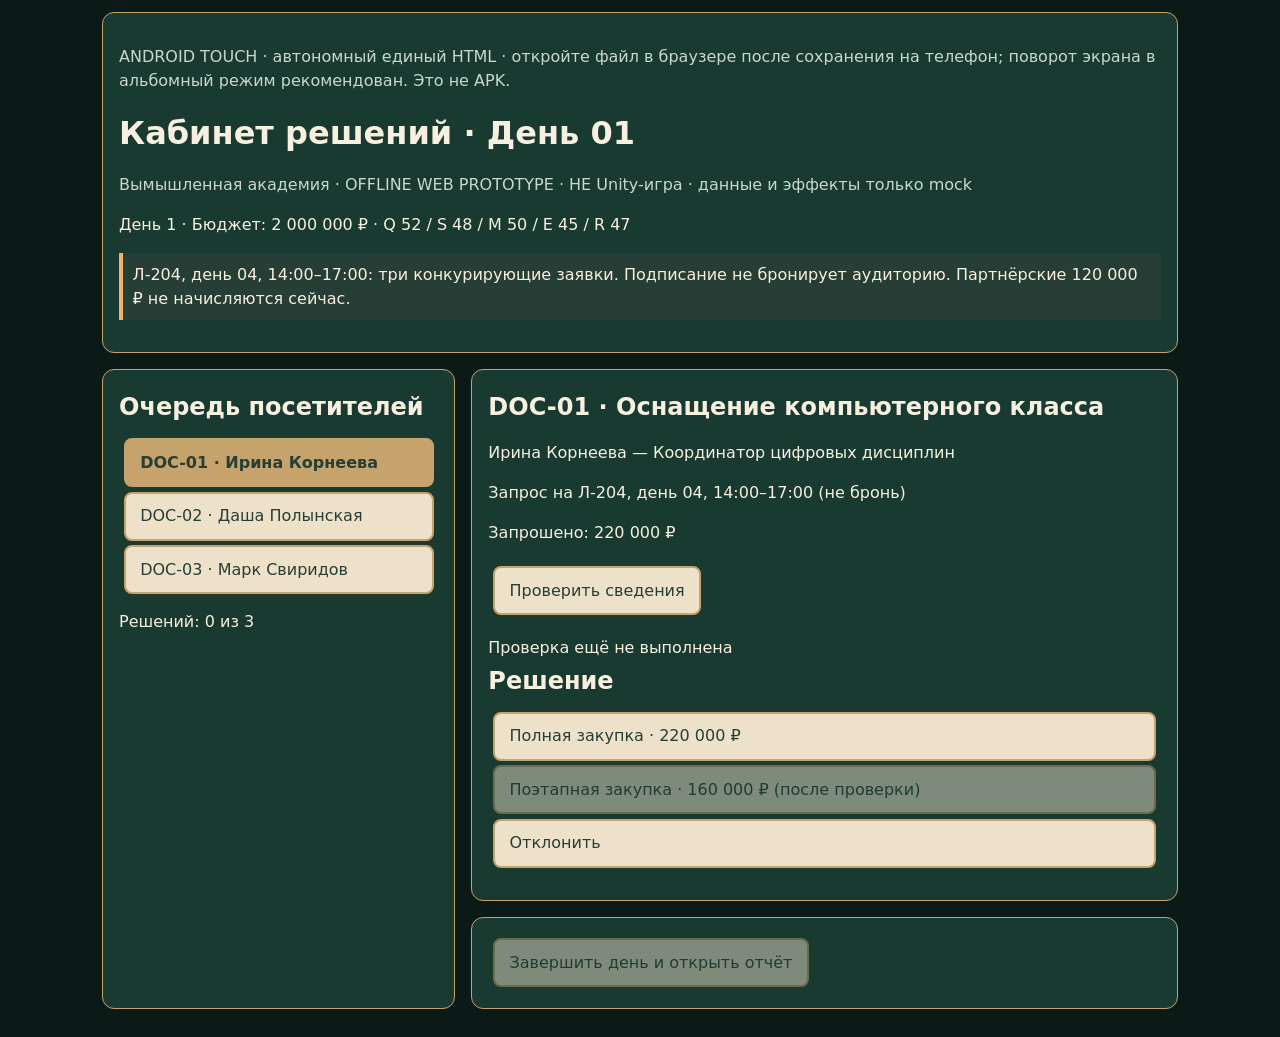
<file: prototypes/ui-day-one/day01-android-touch.html>
<!doctype html>
<html lang="ru"><head><meta charset="utf-8"><meta name="viewport" content="width=device-width,initial-scale=1,viewport-fit=cover">
<title>Probably-TAU — День 01 · игровая веб-демоверсия</title>
<style>
:root{font:16px/1.5 system-ui,sans-serif;color:#f7efdf;background:#0b1917}*{box-sizing:border-box}body{max-width:1100px;margin:auto;padding:1.2rem}header,section,aside{background:#193a31;border:1px solid #c6a36c;border-radius:12px;padding:1rem;margin-bottom:1rem}h1,h2{margin:.2rem 0 .8rem}button{font:inherit;background:#ede2c9;color:#263e36;border:2px solid #c6a36c;border-radius:8px;padding:.65rem .9rem;margin:.3rem;cursor:pointer}button:disabled{opacity:.48;cursor:not-allowed}button[aria-pressed=true]{background:#c6a36c;font-weight:bold}button:focus-visible{outline:3px solid #fff;outline-offset:2px}.layout{display:grid;grid-template-columns:minmax(220px,1fr) minmax(0,2fr);gap:1rem}.muted{color:#c9d7ce}.warning{border-left:4px solid #f3b16c;padding:.6rem;background:#263e36}#error{color:#ffd7c6}#report[hidden],#game[hidden]{display:none}li{margin:.3rem 0}small{display:block}@media(max-width:650px){.layout{display:block}body{padding:.5rem}}@media(prefers-reduced-motion:reduce){*{scroll-behavior:auto!important}}

/* Android touch shell: keep 320x180 world art independent of legible controls. */
html{min-height:100%;-webkit-text-size-adjust:100%;text-size-adjust:100%}body{width:100%;max-width:1100px;padding:max(12px,env(safe-area-inset-top)) max(12px,env(safe-area-inset-right)) max(12px,env(safe-area-inset-bottom)) max(12px,env(safe-area-inset-left));overflow-wrap:anywhere}button{min-height:48px;min-width:48px;touch-action:manipulation}#queue button,#choices button{display:block;width:calc(100% - .6rem);text-align:left}main,aside,.layout>*{min-width:0}#hud{font-variant-numeric:tabular-nums}#report{overflow-wrap:anywhere}@media (orientation:landscape) and (max-height:520px){body{max-width:none;padding-top:max(8px,env(safe-area-inset-top));padding-bottom:max(8px,env(safe-area-inset-bottom))}header,section,aside{padding:.65rem;margin-bottom:.5rem}.layout{grid-template-columns:minmax(190px,34%) minmax(0,1fr);gap:.5rem}h1{font-size:1.3rem}h2{font-size:1.1rem}button{margin:.15rem}}@media (max-width:650px) and (orientation:portrait){.layout{display:block}button{max-width:100%}}</style><script>/* Day 01 read-model fixture derived from Content PR #11 (content-draft-0.2).
 * Separate from fixtures.js legacy one-request mock. DISPLAY ONLY: never posts
 * ledger entries, mutates GameState, or credits conditional partner revenue.
 * All people, room and finances are fictional gameplay data.
 */
(function (root) {
  "use strict";
  const kopecks = (value) => {
    if (typeof value !== "string" || !/^(0|[1-9][0-9]*)$/.test(value)) throw new TypeError("Canonical nonnegative kopeck string required");
    const amount = BigInt(value);
    if (amount > 9223372036854775807n) throw new RangeError("Int64 overflow");
    return amount;
  };
  const formatRub = (value) => {
    const amount = kopecks(value);
    const rub = (amount / 100n).toString().replace(/\B(?=(\d{3})+(?!\d))/g, " ");
    const fraction = (amount % 100n).toString().padStart(2, "0");
    return fraction === "00" ? rub + " ₽" : rub + "," + fraction + " ₽";
  };
  const freeze = (obj) => {
    if (obj && typeof obj === "object" && !Object.isFrozen(obj)) {
      Object.values(obj).forEach(freeze);
      Object.freeze(obj);
    }
    return obj;
  };
  const model = freeze({
    schema: "ui-day01-read-model-v1",
    source: "Content/CONTENT_SPEC_DRAFT.json content-draft-0.2 (PR #11)",
    status: "DRAFT_DISPLAY_ONLY",
    fictional: true,
    dayIndex: 0,
    dayNumber: 1,
    openingBalanceKopecks: "200000000",
    metrics: { educationQuality: 52, studentSatisfaction: 48, staffMorale: 50, employerTrust: 45, publicReputation: 47 },
    documents: [
      {
        id: "DOC-01", visitId: "D01_LAB", npcId: "npc_irina_korneeva",
        visitor: "Ирина Корнеева", role: "Координатор цифровых дисциплин",
        type: "procurement_request", title: "Оснащение компьютерного класса",
        amountKopecks: "22000000", room: "Л-204", roomStatus: "request-not-booking", slotDayIndex: 3, slot: "14:00-17:00",
        inspectionId: "check_seat_map", revealed: { realSeats: 20, phasedPriceKopecks: "16000000" }
      },
      {
        id: "DOC-02", visitId: "D01_STUDENT", npcId: "npc_dasha_polynskaya",
        visitor: "Даша Полынская", role: "Студенческий организатор",
        type: "student_project_proposal", title: "Студенческий проект",
        amountKopecks: "6500000", room: "Л-204", slotDayIndex: 3, slot: "14:00-17:00",
        roomStatus: "request-not-booking",
        inspectionId: "check_room_calendar", revealed: { roomReserved: false, mobilePriceKopecks: "3500000" }
      },
      {
        id: "DOC-03", visitId: "D01_PARTNER", npcId: "npc_mark_sviridov",
        visitor: "Марк Свиридов", role: "Представитель вымышленной фирмы «Пульс Инжиниринг»",
        type: "partner_offer", title: "Партнёрское предложение",
        conditionalRevenueKopecks: "12000000", recognizedRevenueKopecks: "0",
        revenueEarliestDayIndex: 4, room: "Л-204", roomStatus: "request-not-booking", slotDayIndex: 3, slot: "14:00-17:00",
        inspectionId: "check_contract_appendix",
        revealed: {
          onsiteMentorCostKopecks: "4000000", remoteMentorCostKopecks: "2500000",
          remoteConditionalRevenueKopecks: "9000000"
        }
      }
    ]
  });
  const getRoomConflictNotice = () => {
    const requests = model.documents.filter((doc) => doc.roomStatus === "request-not-booking");
    const key = (doc) => `${doc.room}|${doc.slotDayIndex}|${doc.slot}`;
    const groups = new Map();
    for (const doc of requests) {
      const k = key(doc);
      if (!groups.has(k)) groups.set(k, []);
      groups.get(k).push(doc.id);
    }
    return freeze(Array.from(groups.values()).filter((ids) => ids.length > 1).map((ids) => ({
      room: model.documents.find((doc) => doc.id === ids[0]).room,
      slotDayIndex: model.documents.find((doc) => doc.id === ids[0]).slotDayIndex,
      slot: model.documents.find((doc) => doc.id === ids[0]).slot,
      documentIds: ids.slice(),
      status: "unresolved-requests",
      message: "Несколько заявок на одно время. Ни одна не является подтверждённой бронью."
    })));
  };
  const api = freeze({
    model,
    formatRub,
    getRoomConflictNotice,
    getDocument(id) { return model.documents.find((doc) => doc.id === id) || null; },
    getSummary() {
      return freeze({
        dayNumber: model.dayNumber,
        openingBalance: formatRub(model.openingBalanceKopecks),
        documentCount: model.documents.length,
        pendingDocuments: model.documents.map((doc) => doc.id)
      });
    }
  });
  if (typeof module === "object" && module.exports) module.exports = api;
  else root.TAU_DAY01_READ_MODEL = api;
})(typeof window !== "undefined" ? window : globalThis);
</script><script>/* Isolated fictional browser demo; not Core, SaveService or authoritative GameState. */
(function(root) {
"use strict";
const source = typeof module === "object" && module.exports ? require("./day01-read-model.cjs") : root.TAU_DAY01_READ_MODEL;
const OPTIONS = Object.freeze({
 "DOC-01": [{id:"full",label:"Полная закупка · 220 000 ₽",cost:"22000000",score:{Q:7,M:2,R:-1}},{id:"phase",label:"Поэтапная закупка · 160 000 ₽ (после проверки)",cost:"16000000",needsInspect:true,score:{Q:5,M:1,R:2}},{id:"reject",label:"Отклонить",cost:"0",score:{Q:-3,M:-2,R:-1}}],
 "DOC-02": [{id:"full",label:"Поддержать проект · 65 000 ₽",cost:"6500000",score:{S:7,R:3}},{id:"mobile",label:"Мобильный формат · 35 000 ₽ (после проверки)",cost:"3500000",needsInspect:true,score:{S:5,R:2}},{id:"reject",label:"Отклонить",cost:"0",score:{S:-4,R:-2}}],
 "DOC-03": [{id:"onsite",label:"Принять с очным наставником · 40 000 ₽",cost:"4000000",score:{E:6,Q:2}},{id:"remote",label:"Дистанционный наставник · 25 000 ₽ (после проверки)",cost:"2500000",needsInspect:true,score:{E:4,Q:1}},{id:"reject",label:"Отказаться",cost:"0",score:{E:-4,R:-1}}]
});
const clone = x => JSON.parse(JSON.stringify(x));
function createGateway() {
 const docs=source.model.documents, opening=BigInt(source.model.openingBalanceKopecks);
 let balance=opening, selected=docs[0].id, closed=false, report=null;
 const metrics={Q:52,S:48,M:50,E:45,R:47}, inspected=new Set(), decisions=new Map(), ledger=[];
 function assertOpen(){if(closed)throw Error("День уже завершён");}
 function valid(id){if(!docs.some(d=>d.id===id))throw Error("Неизвестный документ");}
 function view(){return clone({dayIndex:0,dayNumber:1,selected,balanceKopecks:balance.toString(),metrics,inspected:[...inspected],decisions:[...decisions.values()],ledger,closed,report,documents:docs,conflicts:source.getRoomConflictNotice()});}
 return Object.freeze({
  view,
  select(id){assertOpen();valid(id);selected=id;return view();},
  inspect(id){assertOpen();valid(id);if(decisions.has(id))throw Error("Решение уже принято");inspected.add(id);return view();},
  options(id){valid(id);return clone(OPTIONS[id].map(o=>({...o,enabled:!decisions.has(id)&&(!o.needsInspect||inspected.has(id))})));},
  decide(id,choice){assertOpen();valid(id);if(decisions.has(id))throw Error("Повторное решение запрещено");
   const option=OPTIONS[id].find(o=>o.id===choice);if(!option)throw Error("Неизвестное решение");
   if(option.needsInspect&&!inspected.has(id))throw Error("Сначала проверьте документ");
   const cost=BigInt(option.cost);if(cost>balance)throw Error("Недостаточно средств");
   balance-=cost;for(const [k,v] of Object.entries(option.score))metrics[k]=Math.max(0,Math.min(100,metrics[k]+v));
   const decision={id,choice,label:option.label,costKopecks:cost.toString()};decisions.set(id,decision);
   if(cost)ledger.push({key:"day0:"+id,description:option.label,deltaKopecks:(-cost).toString()});
   return view();
  },
  endDay(){if(report)return view();if(decisions.size!==3)throw Error("Сначала рассмотрите все три документа");
   closed=true;report={dayIndex:0,openingKopecks:opening.toString(),closingKopecks:balance.toString(),decisions:[...decisions.values()],ledger:clone(ledger),metrics:clone(metrics),notes:["Бронь Л-204 не создавалась автоматически.","Доход партнёра при подписании не начисляется.","Отложенные последствия и SaveService не подключены."]};return view();
  }
 });
}
const api={createGateway};if(typeof module==="object"&&module.exports)module.exports=api;else root.TAU_DAY01_GAMEPLAY=api;
})(typeof window!=="undefined"?window:globalThis);
</script><script>(function(root){"use strict";
const model=root.TAU_DAY01_READ_MODEL, api=root.TAU_DAY01_GAMEPLAY, d=root.document;
if(!d||!model||!api)return;
const g=api.createGateway(), el=id=>d.getElementById(id);
function node(parent,tag,value){const n=d.createElement(tag);n.textContent=String(value);parent.appendChild(n);return n;}
function money(v){const n=BigInt(v),sign=n<0n?"−":"";return sign+model.formatRub((n<0n?-n:n).toString());}
function clear(id){el(id).replaceChildren();}
function button(parent,label,fn,disabled=false,pressed=null){const b=node(parent,"button",label);b.type="button";b.disabled=disabled;if(pressed!==null)b.setAttribute("aria-pressed",String(pressed));b.addEventListener("click",()=>{try{const action=fn();el("error").textContent="";render();if(action==="decision")el("doc-title").focus();}catch(e){el("error").textContent=e.message;}});return b;}
function render(){
 const focusedQueueIndex=Array.from(el("queue").querySelectorAll("button")).indexOf(d.activeElement);
 const s=g.view(), item=s.documents.find(x=>x.id===s.selected), done=new Set(s.decisions.map(x=>x.id));
 el("hud").textContent="День "+s.dayNumber+" · Бюджет: "+money(s.balanceKopecks)+" · Q "+s.metrics.Q+" / S "+s.metrics.S+" / M "+s.metrics.M+" / E "+s.metrics.E+" / R "+s.metrics.R;
 el("progress").textContent="Решений: "+done.size+" из 3";
 clear("queue");for(const doc of s.documents)button(el("queue"),doc.id+" · "+doc.visitor+(done.has(doc.id)?" ✓":""),()=>g.select(doc.id),false,doc.id===s.selected);
 if(focusedQueueIndex>=0){const next=el("queue").querySelectorAll("button")[focusedQueueIndex];if(next)next.focus();}
 el("doc-title").textContent=item.id+" · "+item.title;clear("doc-body");
 node(el("doc-body"),"p",item.visitor+" — "+item.role);
 node(el("doc-body"),"p","Запрос на Л-204, день 04, 14:00–17:00 (не бронь)");
 if(item.amountKopecks)node(el("doc-body"),"p","Запрошено: "+money(item.amountKopecks));
 else node(el("doc-body"),"p","Условный будущий доход: "+money(item.conditionalRevenueKopecks)+"; при подписании 0 ₽");
 el("inspect").disabled=done.has(item.id)||s.inspected.includes(item.id);
 el("inspection").textContent=s.inspected.includes(item.id)?"Проверка: "+Object.entries(item.revealed).map(([k,v])=>k+": "+(k.toLowerCase().includes("kopecks")?money(v):v)).join(" · "):"Проверка ещё не выполнена";
 clear("choices");if(done.has(item.id))node(el("choices"),"p","Решение зафиксировано: "+s.decisions.find(x=>x.id===item.id).label);
 else for(const option of g.options(item.id))button(el("choices"),option.label,()=>{g.decide(item.id,option.id);return "decision";},!option.enabled);
 el("end").disabled=done.size!==3;
 if(s.closed){el("game").hidden=true;el("report").hidden=false;clear("report-body");
 node(el("report-body"),"p","Старт: "+money(s.report.openingKopecks)+" · Остаток: "+money(s.report.closingKopecks));
 const ul=node(el("report-body"),"ul","");for(const x of s.report.decisions)node(ul,"li",x.id+" — "+x.label);
 node(el("report-body"),"h3","Ledger (только mock)");const ll=node(el("report-body"),"ul","");
 for(const row of s.report.ledger)node(ll,"li",row.key+": "+money(row.deltaKopecks)+" · "+row.description);
 node(el("report-body"),"p","Q/S/M/E/R: "+Object.values(s.report.metrics).join(" / "));
 for(const note of s.report.notes)node(el("report-body"),"p",note);
 el("report").focus();
 }
}
d.addEventListener("DOMContentLoaded",()=>{
el("inspect").addEventListener("click",()=>{try{g.inspect(g.view().selected);el("error").textContent="";render();el("inspection").focus();}catch(e){el("error").textContent=e.message;}});
el("end").addEventListener("click",()=>{try{g.endDay();el("error").textContent="";render();}catch(e){el("error").textContent=e.message;}});
render();
});
})(typeof window!=="undefined"?window:globalThis);
</script></head>
<body><header><p class="muted">ANDROID TOUCH · автономный единый HTML · откройте файл в браузере после сохранения на телефон; поворот экрана в альбомный режим рекомендован. Это не APK.</p><h1>Кабинет решений · День 01</h1><p class="muted">Вымышленная академия · OFFLINE WEB PROTOTYPE · НЕ Unity-игра · данные и эффекты только mock</p><p id="hud">Загрузка…</p><p class="warning">Л-204, день 04, 14:00–17:00: три конкурирующие заявки. Подписание не бронирует аудиторию. Партнёрские 120 000 ₽ не начисляются сейчас.</p></header>
<div id="game" class="layout"><aside><h2>Очередь посетителей</h2><nav id="queue" aria-label="Выбор документа"></nav><p id="progress" role="status" aria-live="polite" aria-atomic="true"></p></aside><main><section><h2 id="doc-title" tabindex="-1">Документ</h2><div id="doc-body"></div><p><button id="inspect" type="button">Проверить сведения</button></p><div id="inspection" tabindex="-1" aria-live="polite"></div><h2>Решение</h2><div id="choices"></div><p id="error" role="alert"></p></section><section><button id="end" type="button" disabled>Завершить день и открыть отчёт</button></section></main></div>
<section id="report" hidden tabindex="-1"><h2>Отчёт по итогам Дня 01</h2><div id="report-body"></div><p>День завершён. Для новой демонстрации обновите страницу. Сохранение игры не реализовано.</p></section>
<noscript>Для автономной демонстрации требуется включённый JavaScript.</noscript></body></html>
</file>
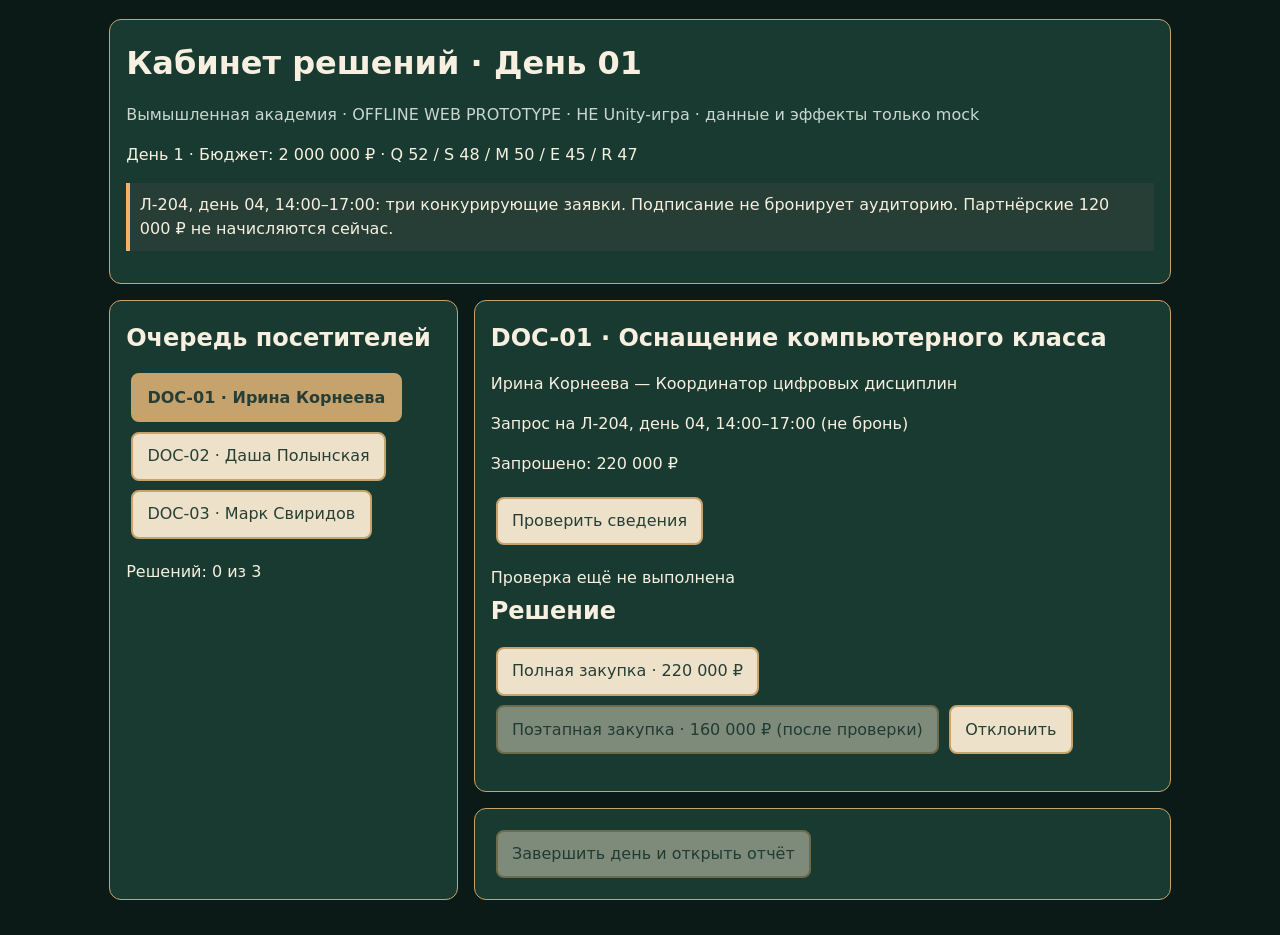
<file: prototypes/ui-day-one/day01-playable.html>
<!doctype html>
<html lang="ru"><head><meta charset="utf-8"><meta name="viewport" content="width=device-width,initial-scale=1">
<title>Probably-TAU — День 01 · игровая веб-демоверсия</title>
<style>
:root{font:16px/1.5 system-ui,sans-serif;color:#f7efdf;background:#0b1917}*{box-sizing:border-box}body{max-width:1100px;margin:auto;padding:1.2rem}header,section,aside{background:#193a31;border:1px solid #c6a36c;border-radius:12px;padding:1rem;margin-bottom:1rem}h1,h2{margin:.2rem 0 .8rem}button{font:inherit;background:#ede2c9;color:#263e36;border:2px solid #c6a36c;border-radius:8px;padding:.65rem .9rem;margin:.3rem;cursor:pointer}button:disabled{opacity:.48;cursor:not-allowed}button[aria-pressed=true]{background:#c6a36c;font-weight:bold}button:focus-visible{outline:3px solid #fff;outline-offset:2px}.layout{display:grid;grid-template-columns:minmax(220px,1fr) minmax(0,2fr);gap:1rem}.muted{color:#c9d7ce}.warning{border-left:4px solid #f3b16c;padding:.6rem;background:#263e36}#error{color:#ffd7c6}#report[hidden],#game[hidden]{display:none}li{margin:.3rem 0}small{display:block}@media(max-width:650px){.layout{display:block}body{padding:.5rem}}@media(prefers-reduced-motion:reduce){*{scroll-behavior:auto!important}}
</style><script defer src="./day01-read-model.cjs"></script><script defer src="./day01-gameplay-gateway.cjs"></script><script defer src="./day01-playable.js"></script></head>
<body><header><h1>Кабинет решений · День 01</h1><p class="muted">Вымышленная академия · OFFLINE WEB PROTOTYPE · НЕ Unity-игра · данные и эффекты только mock</p><p id="hud">Загрузка…</p><p class="warning">Л-204, день 04, 14:00–17:00: три конкурирующие заявки. Подписание не бронирует аудиторию. Партнёрские 120 000 ₽ не начисляются сейчас.</p></header>
<div id="game" class="layout"><aside><h2>Очередь посетителей</h2><nav id="queue" aria-label="Выбор документа"></nav><p id="progress"></p></aside><main><section><h2 id="doc-title">Документ</h2><div id="doc-body"></div><p><button id="inspect" type="button">Проверить сведения</button></p><div id="inspection" aria-live="polite"></div><h2>Решение</h2><div id="choices"></div><p id="error" role="alert"></p></section><section><button id="end" type="button" disabled>Завершить день и открыть отчёт</button></section></main></div>
<section id="report" hidden tabindex="-1"><h2>Отчёт по итогам Дня 01</h2><div id="report-body"></div><p>День завершён. Для новой демонстрации обновите страницу. Сохранение игры не реализовано.</p></section>
<noscript>Для автономной демонстрации требуется включённый JavaScript.</noscript></body></html>
</file>
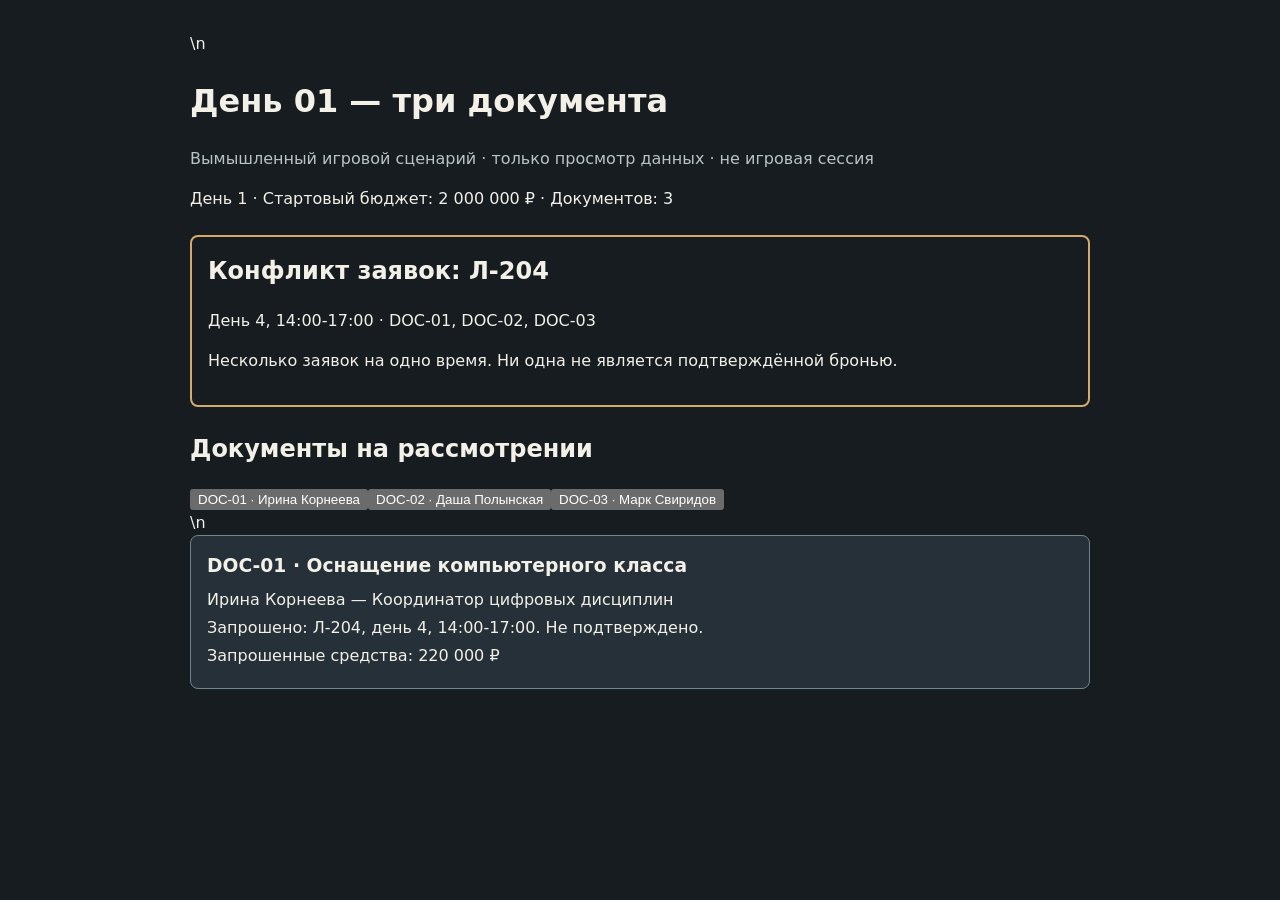
<file: prototypes/ui-day-one/day01-preview.html>
<!doctype html>
<html lang="ru">
<head>
  <meta charset="utf-8">
  <meta name="viewport" content="width=device-width, initial-scale=1">
  <title>День 01 — просмотр заявок (черновик)</title>
  <style>
    :root { color-scheme: dark; font: 16px/1.5 system-ui, sans-serif; background: #171c21; color: #f3f0e7; }
    body { max-width: 900px; margin: 2rem auto; padding: 0 1rem; }
    .skip-link { position: absolute; left: 1rem; top: -5rem; padding: .65rem 1rem; background: #f3f0e7; color: #171c21; z-index: 10; }
    .skip-link:focus-visible { top: .5rem; }
    :focus-visible { outline: 3px solid #f2c77f; outline-offset: 4px; }
    #day01-documents-heading { scroll-margin-top: 1rem; }
    .muted { color: #b9c4c5; }
    .notice { border: 2px solid #d5aa6b; padding: 1rem; border-radius: .5rem; margin: 1.5rem 0; }
    .notice h2 { margin-top: 0; }
    .documents { display: grid; gap: 1rem; }\n    .document[hidden] { display: none; }\n    .queue { display: flex; flex-wrap: wrap; gap: .75rem; margin: 1rem 0; }\n    .queue button { font: inherit; padding: .65rem .9rem; border: 1px solid #d5aa6b; border-radius: .4rem; background: #253039; color: inherit; cursor: pointer; }\n    .queue button[aria-pressed="true"] { background: #d5aa6b; color: #171c21; font-weight: 700; }
    .document { border: 1px solid #73858c; padding: 1rem; border-radius: .5rem; background: #253039; }
    .document h3 { margin: 0 0 .5rem; }
    .document p { margin: .25rem 0; overflow-wrap: anywhere; }
    @media (max-width: 480px) { body { margin: 1rem auto; } .notice, .document { padding: .75rem; } }
    @media (prefers-reduced-motion: reduce) { *, *::before, *::after { scroll-behavior: auto !important; } }
  </style>
  <script defer src="./day01-read-model.cjs"></script>
  <script defer src="./day01-selection-gateway.cjs"></script>\n  <script defer src="./day01-preview.js"></script>
</head>
<body>
  <a class="skip-link" href="#day01-documents-heading">Перейти к документам</a>
  <header>
    <h1>День 01 — три документа</h1>
    <p class="muted">Вымышленный игровой сценарий · только просмотр данных · не игровая сессия</p>
    <p id="day01-summary" aria-live="polite">Загрузка черновых данных…</p>
    <noscript><p class="notice" role="status">Для просмотра документов включите JavaScript в браузере. Это локальный черновик без передачи данных на сервер.</p></noscript>
  </header>
  <main>
    <section id="day01-conflicts" aria-label="Конфликты заявок" aria-live="polite"></section>
    <section aria-labelledby="day01-documents-heading">
      <h2 id="day01-documents-heading" tabindex="-1">Документы на рассмотрении</h2>
      <nav id="day01-queue" class="queue" aria-label="Очередь документов"></nav>\n      <div id="day01-documents" class="documents" aria-busy="true"></div>
    </section>
  </main>
</body>
</html>
</file>
<file: prototypes/ui-day-one/styles.css>
/* Probably-TAU · standalone UI prototype. No borrowed artwork, no dependencies. */
:root {
  --forest-950:#0b1917; --forest-900:#10251f; --forest-800:#193a31; --forest-700:#245243;
  --forest-600:#37705a; --paper:#ede2c9; --paper-light:#f7efdf; --paper-ink:#263e36;
  --gold:#c6a36c; --gold-bright:#ebcf90; --red:#b76d60; --teal:#85ba9b;
  --line:rgba(237,226,201,.17); --text:#eee9dc; --muted:#b2c0b6;
  --radius:12px; --shadow:0 22px 55px rgba(0,0,0,.33);
}
* { box-sizing:border-box; }
html { font-size:16px; }
body { margin:0; color:var(--text); background:#07120f; font-family:"Segoe UI",Inter,Arial,sans-serif; line-height:1.42; }
button { font:inherit; cursor:pointer; }
button:disabled { cursor:not-allowed; opacity:.45; }
button:focus-visible, [tabindex]:focus-visible { outline:3px solid var(--gold-bright); outline-offset:3px; }
[hidden] { display:none!important; }
p { margin:0; }
small { font-size:.77rem; }
h1,h2,h3 { margin:0; letter-spacing:-.025em; }
h2 { font-size:1rem; } h3 { font-size:1.1rem; }
.app-shell { max-width:1920px; min-height:100dvh; margin:auto; border-left:1px solid var(--line); border-right:1px solid var(--line); background:var(--forest-950); }
.topbar { height:83px; display:flex; align-items:center; gap:22px; padding:12px 22px; background:#122a25; border-bottom:1px solid var(--line); }
.brand { display:flex; align-items:center; gap:11px; min-width:280px; }
.brand-mark { display:flex; align-items:center; justify-content:center; width:46px; height:46px; border:1.5px solid var(--gold); color:var(--gold-bright); font-family:Georgia,serif; letter-spacing:-.13em; font-size:1.2rem; font-weight:bold; }
.brand-mark span { font-size:.9rem; margin-left:2px; }
.brand strong { display:block; font-family:Georgia,serif; font-size:1.04rem; font-weight:500; letter-spacing:.08em; }
.brand small { display:block; font-size:.58rem; color:var(--muted); letter-spacing:.11em; margin-top:4px; }
.top-metrics { display:flex; gap:8px; justify-content:flex-end; margin-left:auto; min-width:0; }
.metric { padding:7px 20px; border-left:1px solid var(--line); white-space:nowrap; }
.metric span { display:block; font-size:.63rem; letter-spacing:.16em; color:#9cb1a4; margin-bottom:2px; }
.metric strong { font-family:Georgia,serif; color:#f2e8d6; font-size:1.22rem; font-weight:normal; }
.metric-budget strong { color:var(--gold-bright); }
.button { border:1px solid transparent; border-radius:6px; display:inline-flex; justify-content:center; align-items:center; gap:10px; font-weight:700; font-size:.83rem; min-height:44px; padding:11px 15px; text-decoration:none; transition:filter .16s,transform .16s,background .16s; }
.button:not(:disabled):hover { filter:brightness(1.1); transform:translateY(-1px); }
.button-outline { border-color:#607669; color:var(--paper); background:transparent; }
.button-small { min-height:35px; white-space:nowrap; font-size:.74rem; }
.button-gold { background:var(--gold); color:#172b25; }
.button-primary { background:#487b61; color:white; }
.button-ink { color:white; background:var(--forest-700); }
.button-paper { color:var(--paper-ink); background:#e1d2b7; }
.button-approve { width:100%; background:#315e49; color:white; }
.button-reject { width:100%; background:#6d3a35; color:white; }
.button-defer { width:100%; border-color:#8f886f; background:transparent; color:var(--paper); }
.workspace { display:grid; grid-template-columns:235px minmax(0,1fr) 294px; min-height:calc(100dvh - 113px); }
.sidebar { background:#12251e; padding:25px 18px; min-width:0; }
.sidebar-left { border-right:1px solid var(--line); background:linear-gradient(140deg,#18362c,#10241e 56%); }
.sidebar-right { border-left:1px solid var(--line); background:linear-gradient(145deg,#19352a,#13251e 65%); }
.sidebar-heading { display:flex; align-items:center; gap:12px; color:var(--gold); font-size:.68rem; letter-spacing:.16em; white-space:nowrap; }
.tiny-line { height:1px; flex:1; background:var(--line); }
.day-card { margin:20px 0 28px; padding:16px; border:1px solid rgba(198,163,108,.28); background:rgba(255,255,255,.035); }
.eyebrow { color:var(--gold); font-weight:700; font-size:.66rem; letter-spacing:.15em; }
.day-number { font-family:Georgia,serif; font-size:5.1rem; line-height:1.05; margin:10px 0; color:var(--paper); }
.day-card strong { font-family:Georgia,serif; font-size:1rem; font-weight:normal; display:block; }
.day-time { display:block; margin-top:10px; color:var(--teal); font-family:Georgia,serif; }
.paperwork { margin-top:10px; } .paperwork h2,.queue-panel h2,.status-panel h2 { font-family:Georgia,serif; font-weight:normal; font-size:1.22rem; margin-bottom:16px; }
.task { display:flex; gap:11px; align-items:flex-start; padding:10px 0; border-bottom:1px solid var(--line); }
.task strong { display:block; font-size:.81rem; } .task small { color:#9caea3; display:block; margin-top:3px; }
.task-dot { border-radius:50%; width:9px; height:9px; margin-top:5px; background:var(--gold-bright); box-shadow:0 0 0 4px rgba(198,163,108,.08); flex:none; }
.task-dot.muted { background:#567364; box-shadow:none; }
.sidebar-note { position:relative; margin-top:38px; padding:17px 14px 14px; background:#e5d2ac; color:#4d4b38; transform:rotate(-1.5deg); box-shadow:4px 7px 14px rgba(0,0,0,.18); }
.sidebar-note .eyebrow { color:#715733; } .sidebar-note p:not(.eyebrow) { font-family:Georgia,serif; font-style:italic; font-size:.96rem; line-height:1.52; margin:9px 0; }
.sidebar-note small { font-size:.65rem; } .note-pin { position:absolute; background:#895544; width:8px; height:8px; border-radius:50%; top:7px; left:50%; }
.main-area { display:flex; min-width:0; flex-direction:column; background:#0e211b; }
.stage-label { display:flex; align-items:center; gap:10px; padding:13px 19px; color:#ddc99b; font-size:.64rem; letter-spacing:.17em; border-bottom:1px solid var(--line); }
.stage-status-dot { background:#93c3a2; width:7px; height:7px; border-radius:50%; }
.stage-meta { margin-left:auto; color:#80998b; white-space:nowrap; }
.office-scene { position:relative; isolation:isolate; overflow:hidden; height:clamp(310px,44vh,540px); background:linear-gradient(180deg,#40604f 0%,#355043 56%,#24392e 57%,#1a2d25 100%); }
.wall-texture { position:absolute; inset:0; opacity:.26; background:repeating-linear-gradient(0deg,transparent 0px,transparent 4px,rgba(12,28,21,.06) 5px),radial-gradient(circle at 50% 30%,#7f977d,transparent 65%); }
.office-scene:before { content:""; position:absolute; top:53%; height:5px; width:100%; background:#bc9c64; opacity:.35; }
.office-scene:after { content:""; position:absolute; bottom:0; height:23%; width:100%; background:repeating-linear-gradient(96deg,#36291c 0 5px,#473426 5px 65px); opacity:.62; }
.window-frame { position:absolute; left:6%; top:11%; width:24%; height:54%; border:9px solid #543b27; background:#9fb0a8; box-shadow:0 6px 0 #2c3027,0 0 0 2px #9c8054; overflow:hidden; }
.window-sky { height:100%; background:linear-gradient(#7c9c9d 0%,#bbcaac 55%,#697b63 56%,#3d5649 100%); }
.cloud { position:absolute; top:28%; left:25%; width:70%; height:10%; background:rgba(237,232,209,.45); border-radius:40px; filter:blur(8px); }
.window-bars { position:absolute; inset:0; border-left:6px solid transparent; border-right:6px solid transparent; }
.window-bars:before,.window-bars:after { content:""; position:absolute; background:#503b2c; }
.window-bars:before { left:48%; height:100%; width:7px; } .window-bars:after { top:53%; height:7px; width:100%; }
.curtain { position:absolute; width:33%; height:120%; top:-5%; left:-15%; transform:rotate(-3deg); background:#c5b79a; box-shadow:8px 0 18px rgba(0,0,0,.2); }
.wall-emblem { position:absolute; top:10%; left:42%; width:18%; min-width:120px; border-radius:50% 50% 4px 4px; border:3px double rgba(204,170,113,.65); text-align:center; padding:12px 2px 9px; color:#d1bc8c; background:rgba(13,39,29,.18); box-shadow:0 7px 20px rgba(0,0,0,.08); }
.wall-emblem span { display:block; font-size:2.2rem; line-height:1; }.wall-emblem strong,.wall-emblem small { display:block; font-family:Georgia,serif; letter-spacing:.12em; font-size:.5rem; }.wall-emblem small {font-size:.43rem;}
.shelf { position:absolute; top:19%; right:5%; width:23%; height:34%; border-bottom:12px solid #604a32; box-shadow:0 7px 0 #261f19; display:flex; gap:5px; padding:0 8px; align-items:flex-end; }
.shelf span { display:block; height:55%; width:12%; background:#ba7856; border:3px solid rgba(37,37,25,.25); }
.shelf span:nth-child(2) { height:81%; background:#c9b37b; }.shelf span:nth-child(3) { height:65%; background:#648076; }.shelf span:nth-child(4) { height:91%; background:#aa5650; }.shelf span:nth-child(5) { height:71%; background:#bdb29a; }.shelf span:nth-child(6) { height:78%; background:#5d7771; }.shelf span:nth-child(7) { height:62%; background:#b18b59; }
.clock-face { position:absolute; top:9%; right:33%; height:39px; width:39px; border-radius:50%; border:6px solid #a28c62; background:#eee1c7; box-shadow:0 3px 0 #324437; }
.clock-face:after { content:""; position:absolute; left:45%; top:15%; height:45%; border:1px solid #2c453b; transform:rotate(38deg); transform-origin:bottom; }
.guest { position:absolute; z-index:2; left:50%; bottom:16%; transform:translateX(-50%); width:174px; height:244px; transition:opacity .3s; }
.guest-shadow { position:absolute; width:140px; height:27px; border-radius:50%; left:17px; bottom:0; background:rgba(0,0,0,.24); filter:blur(10px); }
.guest-body { position:absolute; bottom:0; left:2px; width:170px; height:122px; border-radius:46px 46px 10px 10px; background:linear-gradient(110deg,#263c43,#344953 53%,#1b2e34); box-shadow:inset 12px 0 rgba(255,255,255,.025); }
.guest-shirt { position:absolute; bottom:63px; left:65px; width:44px; height:57px; background:#dbccae; clip-path:polygon(0 0,50% 80%,100% 0,80% 100%,20% 100%); }
.guest-neck { position:absolute; left:67px; top:88px; width:42px; height:33px; background:#c49370; border-radius:0 0 16px 16px; }
.guest-head { position:absolute; left:48px; top:20px; width:77px; height:93px; border-radius:36px 37px 40px 38px; background:linear-gradient(130deg,#d8a57d,#b6805e); box-shadow:inset 12px 0 rgba(255,255,255,.05); }
.guest-head:before { content:""; position:absolute; top:51px; left:23px; width:34px; height:4px; border-radius:5px; background:#805845; opacity:.6; }
.guest-hair { position:absolute; top:13px; left:43px; width:91px; height:42px; border-radius:50% 50% 23% 16%; background:#3a302e; transform:rotate(-8deg); }
.guest-hair:before { content:""; position:absolute; top:18px; left:3px; width:18px; height:42px; background:#3a302e; border-radius:10px; }
.plant { position:absolute; right:8%; bottom:14%; width:90px; height:170px; z-index:3; }.plant-pot { position:absolute; bottom:0; left:28px; width:58px; height:63px; background:linear-gradient(#a97659,#6c4736); clip-path:polygon(0 0,100% 0,89% 100%,13% 100%); }
.plant-leaf { position:absolute; width:22px; height:94px; bottom:55px; left:48px; background:#537b53; border-radius:90% 0 90% 0; transform-origin:bottom left; box-shadow:inset 4px 0 rgba(0,0,0,.08); }
.plant-leaf.a { transform:rotate(-48deg); }.plant-leaf.b {transform:rotate(-19deg);height:115px;}.plant-leaf.c {transform:rotate(27deg);height:120px;}.plant-leaf.d {transform:rotate(54deg);height:87px;}
.desk { position:absolute; bottom:0; left:13%; width:74%; height:37%; z-index:4; }
.desktop { position:absolute; top:0; height:19px; width:108%; left:-4%; background:linear-gradient(#b68658,#7e4e30); transform:skewX(-9deg); box-shadow:0 10px 9px rgba(0,0,0,.27); }
.desk-front { position:absolute; top:17px; width:100%; height:100%; background:linear-gradient(98deg,#76543b 0%,#926847 45%,#735038 100%); border:9px solid #644630; box-shadow:inset 0 15px 15px rgba(0,0,0,.16); }
.desk-front:before,.desk-front:after { content:""; position:absolute; top:4px; width:7px; height:85%; background:#b68a5d; }.desk-front:before {left:12%;}.desk-front:after {right:12%;}
.desk-logo { position:absolute; left:48%; top:17%; color:rgba(229,183,106,.66); font-size:2.8rem; }
.document-hotspot { position:absolute; z-index:6; left:54%; bottom:30%; transform:rotate(-6deg); border:none; background:transparent; color:#1c352d; text-align:center; display:flex; flex-direction:column; gap:4px; align-items:center; }
.document-hotspot span:last-child { background:#efe4c8; padding:5px 7px; border-radius:3px; font-size:.55rem; font-weight:900; letter-spacing:.05em; box-shadow:0 3px 7px #0005; }
.document-hotspot:hover { filter:brightness(1.1); transform:rotate(-4deg) translateY(-3px); }
.paper-stack { display:block; width:75px; height:51px; background:linear-gradient(175deg,#f7edcf,#dac7a6); box-shadow:5px 4px 0 #f1dfba,6px 9px 7px #0004; border:1px solid #c3b18e; }
.paper-stack:after {content:"";display:block;margin:10px 12px; height:17px; border-top:3px solid #79918b;border-bottom:3px solid #79918b;}
.scene-vignette { position:absolute; inset:0; z-index:5; pointer-events:none; box-shadow:inset 0 0 85px rgba(5,17,14,.45); }
.dialogue-panel { display:flex; align-items:center; gap:18px; min-height:142px; padding:17px 23px; background:linear-gradient(110deg,#1c3b30,#153027); border-top:3px solid #816b48; }
.dialogue-identity { display:flex; align-items:center; gap:11px; flex:0 0 197px; }
.avatar { display:grid; place-items:center; flex:none; width:46px; height:54px; border:2px solid #a48c5e; border-radius:5px; font-family:Georgia,serif; font-weight:bold; color:#d7c8a4; background:#345449; }
.dialogue-identity h1 { font-family:Georgia,serif; font-size:1.05rem; font-weight:normal; margin-top:3px; }
.dialogue-identity small { color:#adbfaf; display:block; }
.dialogue-copy { flex:1; min-width:0; border-left:1px solid var(--line); padding-left:17px; }
.dialogue-copy p { font-family:Georgia,serif; font-size:1.04rem; line-height:1.5; }
.dialogue-copy span { margin-top:8px; display:block; color:#9fb5a4; font-size:.72rem; }
.bottom-strip { display:flex; justify-content:space-between; gap:15px; align-items:center; min-height:66px; padding:10px 19px; border-top:1px solid var(--line); }
.tip { display:flex; gap:9px; font-size:.75rem; color:#abbcaf; align-items:center; }
.tip>span:first-child { display:grid; place-items:center; flex:none; width:20px; height:20px; border:1px solid #698576; border-radius:50%; }
.queue-panel { margin-top:22px; }
.queue-person { display:flex; align-items:center; gap:10px; background:rgba(237,226,201,.07); padding:10px 8px; border:1px solid rgba(237,226,201,.17); margin-bottom:8px; flex-wrap:wrap; }
.queue-avatar { flex:none; display:grid; place-items:center; width:32px; height:36px; background:#546b5e; color:#efe4c9; font-family:Georgia,serif; font-size:.8rem; border-radius:3px; }
.queue-person strong { display:block; font-size:.78rem; }.queue-person small { display:block; color:#a4b4a4; font-size:.68rem; }
.queue-status { color:#e0c68c; font-size:.54rem; letter-spacing:.09em; font-weight:800; margin-left:auto; white-space:nowrap; }
.queue-person.waiting { opacity:.56; background:transparent; }
.status-panel { margin-top:24px; border-top:1px solid var(--line); padding-top:20px; }
.status-heading { display:flex; justify-content:space-between; gap:12px; align-items:center; font-size:.6rem; letter-spacing:.09em; color:#adbbaa; }
.status-heading strong { color:var(--gold-bright); font-size:.72rem; }
.progress-track { width:100%; height:6px; background:#344d3f; margin:12px 0; border-radius:4px; }
.progress-fill { width:68%; height:100%; background:#c9ab76; border-radius:4px; }
.status-panel p { color:#b4c0b2; font-size:.77rem; margin-bottom:12px; }
.link-button { color:var(--gold-bright); background:transparent; border:none; padding:5px 0; font-size:.79rem; font-weight:700; }
.link-button:hover { text-decoration:underline; }
.factions { display:grid; gap:15px; }
.faction-item { display:grid; grid-template-columns:1fr auto; gap:3px; font-size:.78rem; }
.faction-item span { color:#c7d0c4; } .faction-item strong { color:#e9dcbd; font-size:.8rem; }
.faction-bar { grid-column:1/-1; height:4px; background:#2e4c3c; border-radius:3px; overflow:hidden; }
.faction-bar b { display:block; height:100%; background:#c0a16b; }
.panel-footnote { display:block; margin-top:16px; color:#8fa397; font-size:.64rem; }
.right-bottom-note { margin-top:35px; border:1px dashed #526d5b; padding:12px; color:#a6baa7; font-size:.6rem; line-height:1.6; letter-spacing:.08em; }
.footer { display:flex; justify-content:space-between; align-items:center; padding:7px 22px; min-height:30px; color:#739180; font-size:.62rem; letter-spacing:.05em; border-top:1px solid var(--line); background:#0e201a; }
dialog { padding:0; border:0; color:#e9e1cf; max-width:none; box-shadow:var(--shadow); }
dialog::backdrop { background:rgba(3,13,11,.83); backdrop-filter:blur(4px); }
.document-dialog { width:min(1080px,94vw); max-height:94dvh; background:#163328; border:1px solid #94774d; border-radius:9px; overflow:auto; }
.dialog-head { display:flex; justify-content:space-between; align-items:center; padding:23px 28px; background:#1b3d31; border-bottom:1px solid #52644c; }
.dialog-head h2 { font-family:Georgia,serif; font-size:1.55rem; margin-top:5px; font-weight:normal; }
.close-button { display:grid; place-items:center; width:44px; height:44px; border:1px solid #6b8576; color:#e5e0cf; font-size:1.7rem; background:transparent; border-radius:5px; }
.document-content { display:grid; grid-template-columns:minmax(0,1fr) 238px; grid-template-rows:auto 1fr; gap:0; }
.document-tabs { grid-column:1/-1; display:flex; gap:6px; border-bottom:1px solid var(--line); padding:10px 28px 0; }
.tab { padding:9px 16px; color:#b8cbbb; background:transparent; border:0; border-bottom:3px solid transparent; font-size:.81rem; }
.tab.active { border-bottom-color:var(--gold); color:var(--gold-bright); }
.document-paper { background:var(--paper); color:var(--paper-ink); margin:22px 17px 22px 28px; padding:27px 32px; min-height:410px; box-shadow:8px 9px 0 #c1ad86; }
.paper-heading { display:flex; justify-content:space-between; align-items:center; font-size:.63rem; letter-spacing:.13em; color:#5e7166; gap:10px; }
.ink-stamp { border:2px solid #877154; padding:5px; color:#886e4f; font-size:.58rem; transform:rotate(-3deg); font-weight:bold; }
.document-paper h3 { font-family:Georgia,serif; font-size:1.55rem; font-weight:normal; margin:25px 0 13px; }
.paper-line { height:1px; background:#a6a38c; }
.paper-fields { display:grid; grid-template-columns:1fr 1fr; gap:17px; margin:24px 0; }
.paper-fields small { display:block; color:#6c7970; letter-spacing:.12em; font-size:.62rem; }.paper-fields strong { font-family:Georgia,serif; display:block; font-size:1.02rem; margin-top:4px; }
.document-paper p { line-height:1.64; }
.document-warning { margin-top:20px; border-left:4px solid #b58b4b; background:#e4d3ad; padding:12px 14px; font-size:.82rem; }
.facts-list,.history-list { padding-left:18px; margin:20px 0; display:grid; gap:12px; line-height:1.6; font-size:.88rem; }
.tab-section .button { margin:4px 7px 9px 0; }
#evidence-help { display:block; margin-top:12px; color:#62736a; }
.signature { display:flex; gap:12px; align-items:center; margin-top:45px; padding-top:20px; border-top:1px solid #b3b2a0; font-size:.56rem; letter-spacing:.08em; color:#78837c; }
.signature-line { height:1px; flex:1; background:#72867b; }
.decision-rail { padding:28px 20px; border-left:1px solid var(--line); display:flex; flex-direction:column; gap:12px; }
.decision-rail h3 { font-family:Georgia,serif; font-weight:normal; font-size:1.2rem; }
.decision-rail>p:not(.eyebrow) { color:#aebead; font-size:.82rem; margin-bottom:4px; }
.decision-disclaimer { margin-top:auto; border-top:1px solid var(--line); padding-top:16px; font-size:.71rem; color:#a5baa7; }
.decision-disclaimer strong { color:#cfbd9a; }.decision-disclaimer p { margin-top:5px; }
.report-dialog { width:min(770px,94vw); max-height:94dvh; overflow:auto; border:1px solid #a68a64; background:var(--paper-light); color:var(--paper-ink); border-radius:5px; }
.report-sheet { padding:35px 51px; }
.report-topline { display:flex; justify-content:space-between; font-size:.6rem; letter-spacing:.16em; color:#617669; border-bottom:1px solid #a6b3a8; padding-bottom:11px; }
.report-ornament { font-size:2rem; color:#a48e63; text-align:center; margin-top:17px; }
.report-sheet h2 { text-align:center; font-family:Georgia,serif; font-size:2.3rem; font-weight:normal; }
.report-subtitle { text-align:center; color:#687a6e; margin:8px 0 26px; }
.report-metrics { display:grid; grid-template-columns:1fr 1fr; border-top:1px solid #adbaa9; border-bottom:1px solid #adbaa9; padding:18px 0; gap:16px; }
.report-metrics>div { text-align:center; }.report-metrics>div:first-child {border-right:1px solid #adbaa9;}
.report-metrics small {display:block;color:#658074;font-size:.64rem;letter-spacing:.08em;}
.report-metrics strong {display:block;margin-top:8px;font-size:1.45rem;font-family:Georgia,serif;}
.report-sheet h3 { font-family:Georgia,serif; margin:24px 0 12px; font-weight:normal; font-size:1.27rem; }
.ledger-row { display:flex; gap:12px; padding:9px 0; justify-content:space-between; border-bottom:1px dotted #b6bfae; font-size:.88rem; }
.ledger-row strong { white-space:nowrap; }.ledger-row.expense strong {color:#9d4f44;}.ledger-row.neutral strong {color:#446b54;}
#report-consequence { line-height:1.62; color:#52695b; }
.report-footer { display:flex; justify-content:space-between; align-items:center; gap:15px; margin-top:30px; padding-top:22px; border-top:1px solid #c3cbb9; }
.report-footer span { color:#718578; font-size:.7rem; }
.toast { position:fixed; bottom:22px; right:22px; z-index:25; border:1px solid #a8905d; color:#ede7d9; background:#1d4234; box-shadow:var(--shadow); padding:15px 18px; max-width:min(420px,90vw); font-size:.85rem; }
@media(max-width:1360px) {
  .workspace { grid-template-columns:207px minmax(0,1fr) 260px; }
  .sidebar { padding:18px 12px; }
  .brand { min-width:245px; }
  .brand strong {font-size:.87rem;}
  .metric {padding:6px 11px;}
  .dialogue-panel {gap:9px;padding:13px;}
  .dialogue-identity {flex-basis:170px;}
  .dialogue-copy p {font-size:.91rem;}
  .dialogue-panel .button {padding:8px 10px;}
}
@media(max-width:1110px) {
  .workspace {grid-template-columns:185px minmax(0,1fr);}
  .sidebar-right { grid-column:1/-1; display:grid; grid-template-columns:1fr 1fr 1fr; gap:15px; border-left:0; border-top:1px solid var(--line);}
  .sidebar-right>.sidebar-heading,.right-bottom-note {display:none;}
  .sidebar-right .queue-panel,.sidebar-right .status-panel {margin:0;padding:0;border:0;}
  .topbar {gap:8px;}
  .metric span {font-size:.53rem;} .metric strong {font-size:1rem;}
  .stage-meta {display:none;}
}
@media(max-width:760px) {
  .topbar {height:auto;flex-wrap:wrap;padding:13px;}
  .brand {width:100%;}
  .top-metrics {width:100%;margin:0;justify-content:space-between;}
  .metric {padding:4px 8px;}
  .workspace {display:block;min-height:0;}
  .sidebar-left {display:none;}
  .sidebar-right {display:block;}
  .sidebar-right .queue-panel,.sidebar-right .status-panel {margin-top:14px;padding-top:14px;border-top:1px solid var(--line);}
  .office-scene {height:330px;}
  .guest {transform:translateX(-50%) scale(.87);transform-origin:bottom;}
  .dialogue-panel {flex-wrap:wrap;}
  .dialogue-identity {flex-basis:100%;}
  .dialogue-copy {flex-basis:100%;border-left:0;padding:0;}
  .dialogue-panel .button {width:100%;}
  .footer {display:none;}
  .document-content {display:block;}
  .document-paper {margin:12px;padding:17px;box-shadow:none;min-height:auto;}
  .decision-rail {border-left:0;border-top:1px solid var(--line);}
  .dialog-head {padding:16px;}
  .dialog-head h2 {font-size:1.16rem;}
  .document-tabs {padding:10px 11px 0;}
  .tab {padding:8px;}
  .report-sheet {padding:20px 18px;}
  .report-metrics strong {font-size:1.1rem;}
}
@media(prefers-reduced-motion:reduce) {
  *,*::before,*::after {animation:none!important;transition:none!important;scroll-behavior:auto!important;}
}


/* Android touch preview (#20): safe-area and coarse-pointer affordances.
   Desktop mouse layout is unchanged; this is NOT a validated Android build. */
@media (pointer:coarse) {
  button, .button, .tab, .close-button, .link-button {
    min-height:48px;
    min-width:48px;
    touch-action:manipulation;
  }
  .document-hotspot {
    min-width:96px;
    min-height:64px;
    touch-action:manipulation;
  }
  .document-dialog, .report-dialog {
    max-height:calc(100dvh - env(safe-area-inset-top, 0px) - env(safe-area-inset-bottom, 0px));
  }
  .toast {
    bottom:calc(12px + env(safe-area-inset-bottom, 0px));
    right:calc(12px + env(safe-area-inset-right, 0px));
  }
}
@media (pointer:coarse) and (orientation:landscape) and (max-height:500px) {
  .topbar {padding-top:max(8px, env(safe-area-inset-top, 0px));}
  .app-shell {padding-left:env(safe-area-inset-left, 0px);padding-right:env(safe-area-inset-right, 0px);}
  .office-scene {height:clamp(180px, 52dvh, 300px);}
  .dialogue-panel {min-height:0;}
  .document-dialog, .report-dialog {width:calc(100vw - 16px);}
}
</file>
